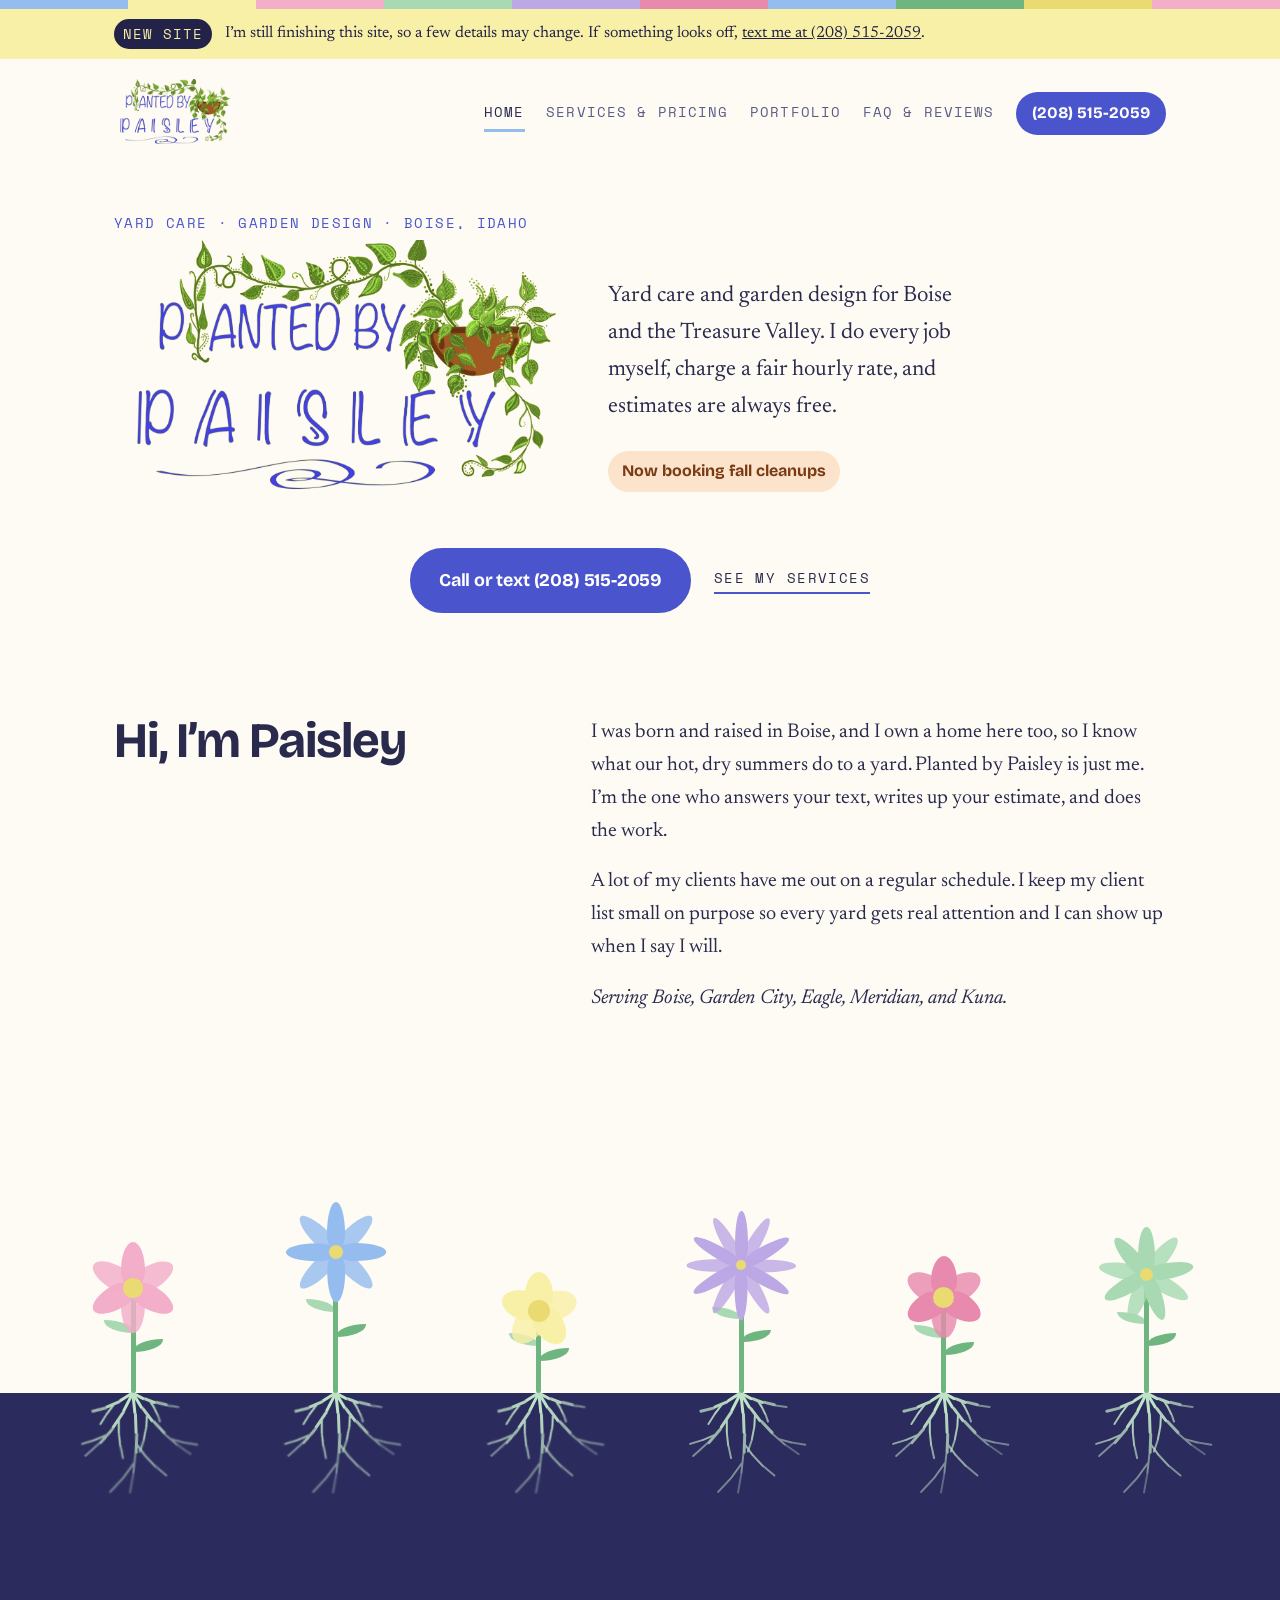
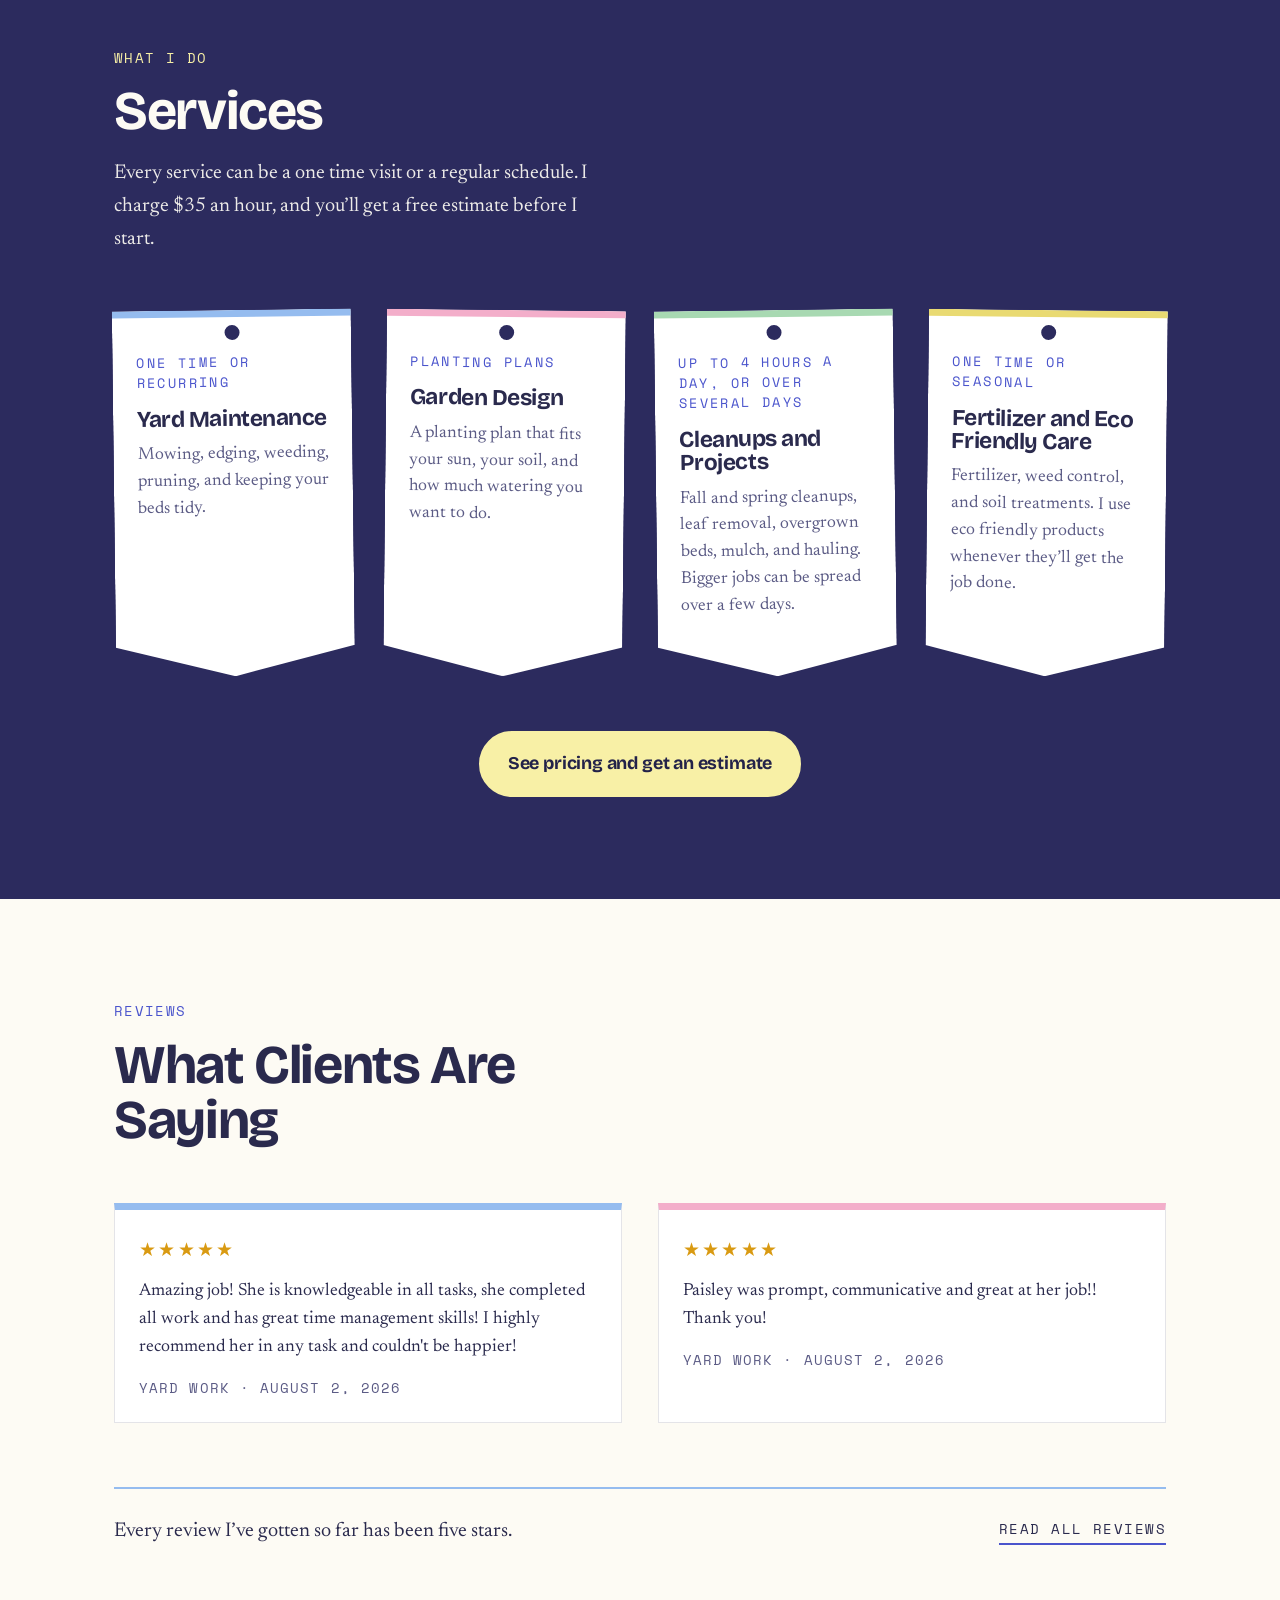
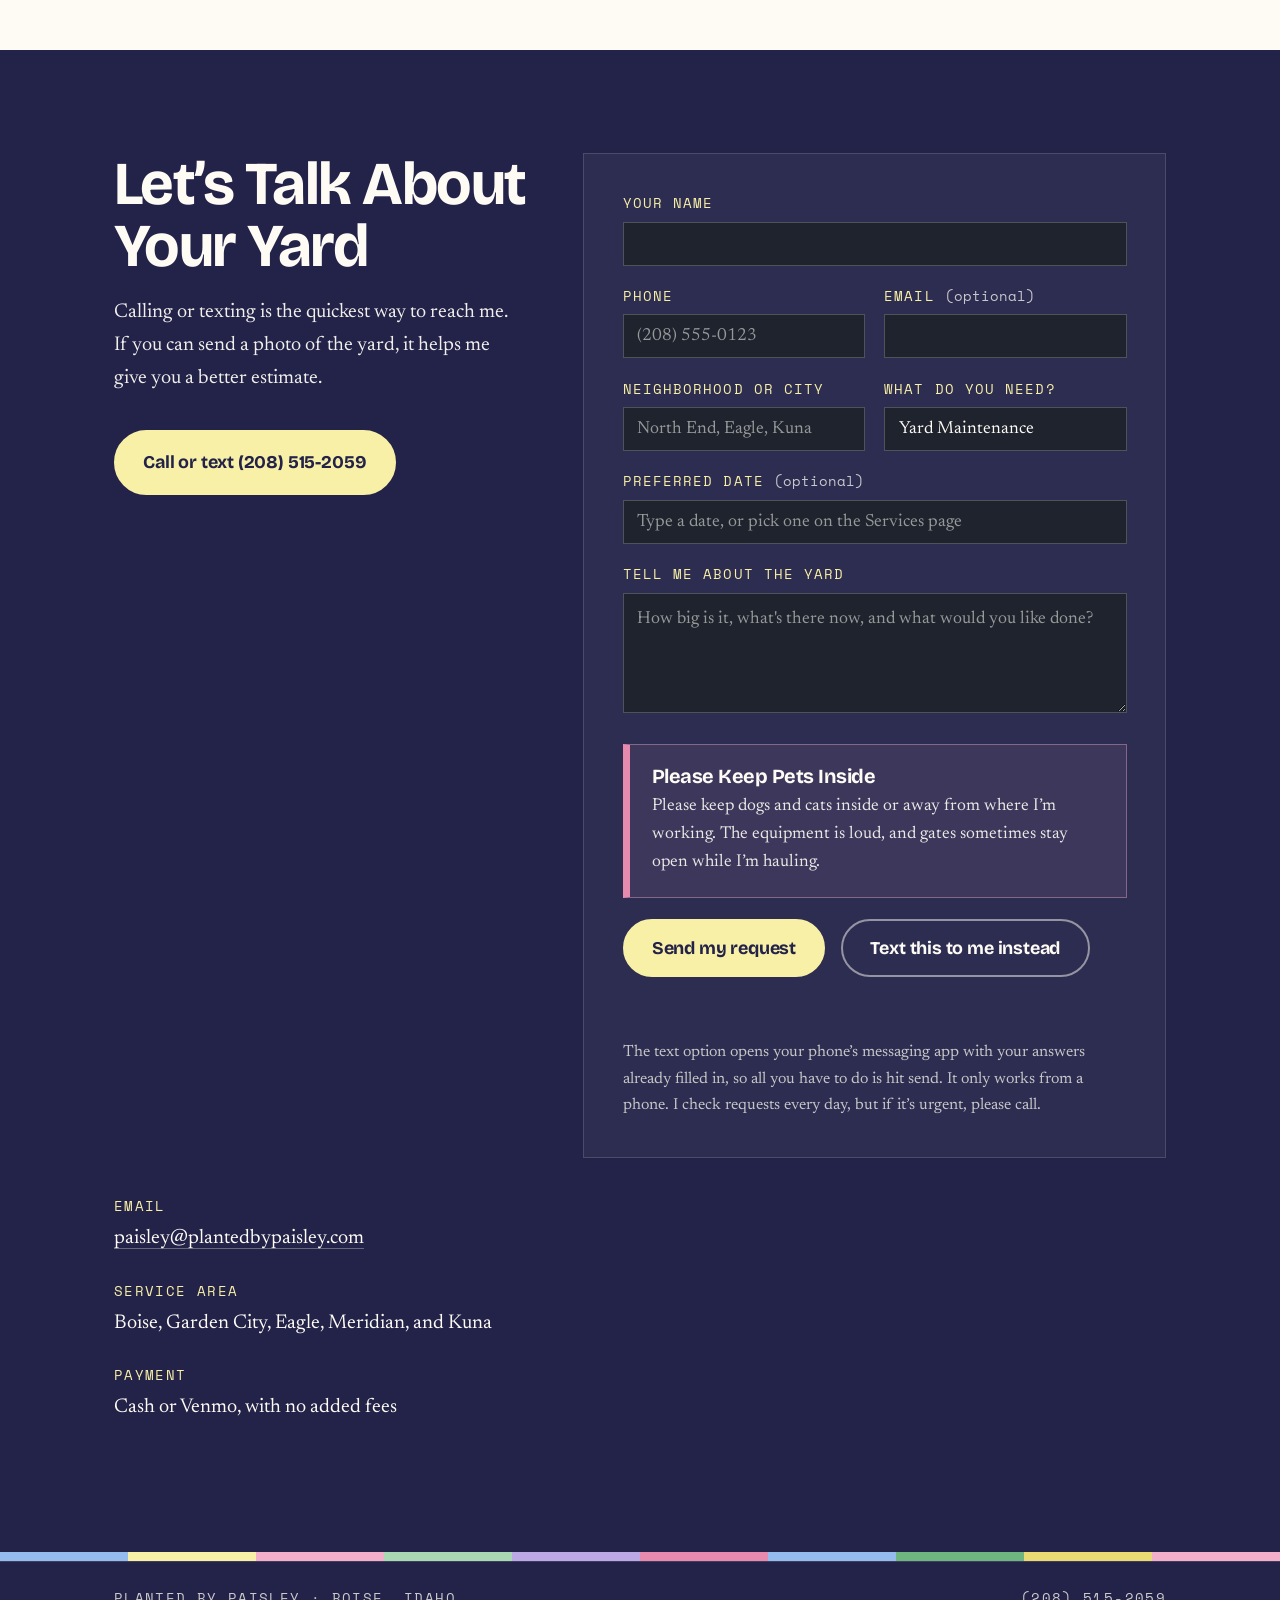
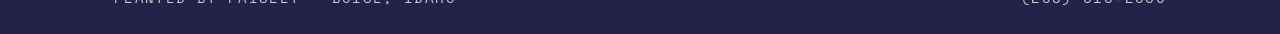
<file: index.html>
<!DOCTYPE html>
<html lang="en">
<head>
<meta charset="utf-8">
<meta name="viewport" content="width=device-width, initial-scale=1">
<title>Planted by Paisley | Yard Care and Garden Design in Boise, Idaho</title>
<meta name="description" content="Yard care and garden design in Boise and the Treasure Valley. Mowing, cleanups, planting plans, and fertilizer. $35 an hour with free estimates. Call or text Paisley at (208) 515-2059.">
<link rel="preconnect" href="https://fonts.googleapis.com">
<link rel="preconnect" href="https://fonts.gstatic.com" crossorigin>
<link href="https://fonts.googleapis.com/css2?family=Bricolage+Grotesque:opsz,wght@12..96,400..800&family=Gloria+Hallelujah&family=Newsreader:ital,opsz,wght@0,6..72,300..500;1,6..72,300..400&family=Space+Mono:wght@400;700&display=swap" rel="stylesheet">
<link rel="stylesheet" href="styles.css">
</head>
<body>

<div class="meadow" aria-hidden="true">
  <span></span><span></span><span></span><span></span><span></span>
  <span></span><span></span><span></span><span></span><span></span>
</div>

<div class="wip">
  <div class="wrap wip-inner">
    <span class="wip-tag">New site</span>
    <p>I&rsquo;m still finishing this site, so a few details may change. If something looks off, <a href="tel:+12085152059" data-phone="text" data-prefix="text me at ">text me at (208) 515-2059</a>.</p>
  </div>
</div>

<header class="wrap top">
  <a class="mark" href="index.html"><img src="logo.png" alt="Planted by Paisley" class="logo-img"></a>
  <nav class="nav">
      <a href="index.html" aria-current="page">Home</a>
      <a href="services.html">Services &amp; Pricing</a>
      <a href="portfolio.html">Portfolio</a>
      <a href="faq.html">FAQ &amp; Reviews</a>
      <a class="head-phone" href="tel:+12085152059" data-phone="text" data-prefix="">(208) 515-2059</a>
  </nav>
</header>

<section class="hero wrap">
  <span class="label eyebrow">Yard care &middot; Garden design &middot; Boise, Idaho</span>
  <div class="hero-top">
    <h1><img src="logo.png" alt="Planted by Paisley" class="hero-logo"></h1>
    <div>
      <p class="lede">Yard care and garden design for Boise and the Treasure Valley. I do every job myself, charge a fair hourly rate, and estimates are always free.</p>
      <p class="season-note">Now booking fall cleanups</p>
    </div>
  </div>
  <div class="actions">
    <a class="btn" href="tel:+12085152059" data-phone="text" data-prefix="Call or text ">Call or text (208) 515-2059</a>
    <a class="quiet-link" href="#services">See my services</a>
  </div>
</section>

<!-- ── about ────────────────────────────────────────────── -->
<section class="wrap section about">
  <h2>Hi, I&rsquo;m Paisley</h2>
  <div class="body">
    <p>I was born and raised in Boise, and I own a home here too, so I know what our hot, dry summers do to a yard. Planted by Paisley is just me. I&rsquo;m the one who answers your text, writes up your estimate, and does the work.</p>
    <p>A lot of my clients have me out on a regular schedule. I keep my client list small on purpose so every yard gets real attention and I can show up when I say I will.</p>
    <p><em>Serving Boise, Garden City, Eagle, Meridian, and Kuna.</em></p>
  </div>
</section>

<!-- ── signature: the ground line ───────────────────────── -->
<div class="ground" id="garden" aria-hidden="true"></div>


<section class="soil" id="services">
  <div class="wrap section">
    <div class="section-head">
      <span class="label eyebrow">What I do</span>
      <h2>Services</h2>
      <p>Every service can be a one time visit or a regular schedule. I charge $35 an hour, and you&rsquo;ll get a free estimate before I start.</p>
    </div>
<div class="tags">
      <article class="tag">
        <span class="label cat">One time or recurring</span>
        <h3>Yard Maintenance</h3>
        <p>Mowing, edging, weeding, pruning, and keeping your beds tidy.</p>
      </article>

      <article class="tag">
        <span class="label cat">Planting plans</span>
        <h3>Garden Design</h3>
        <p>A planting plan that fits your sun, your soil, and how much watering you want to do.</p>
      </article>

      <article class="tag">
        <span class="label cat">Up to 4 hours a day, or over several days</span>
        <h3>Cleanups and Projects</h3>
        <p>Fall and spring cleanups, leaf removal, overgrown beds, mulch, and hauling. Bigger jobs can be spread over a few days.</p>
      </article>

      <article class="tag">
        <span class="label cat">One time or seasonal</span>
        <h3>Fertilizer and Eco Friendly Care</h3>
        <p>Fertilizer, weed control, and soil treatments. I use eco friendly products whenever they&rsquo;ll get the job done.</p>
      </article>
    </div>

    <p class="cta-center">
      <a class="btn light" href="services.html">See pricing and get an estimate</a>
    </p>
  </div>
</section>

<section class="wrap section">
  <div class="section-head">
    <span class="label eyebrow" style="color:var(--violet)">Reviews</span>
    <h2>What Clients Are Saying</h2>
  </div>
  <div class="reviews">
    <div class="review">
      <span class="stars" aria-label="5 out of 5 stars">&#9733;&#9733;&#9733;&#9733;&#9733;</span>
      <p>Amazing job! She is knowledgeable in all tasks, she completed all work and has great time management skills! I highly recommend her in any task and couldn't be happier!</p>
      <span class="who">Yard work &middot; August 2, 2026</span>
    </div>
    <div class="review">
      <span class="stars" aria-label="5 out of 5 stars">&#9733;&#9733;&#9733;&#9733;&#9733;</span>
      <p>Paisley was prompt, communicative and great at her job!! Thank you!</p>
      <span class="who">Yard work &middot; August 2, 2026</span>
    </div>
  </div>
  <div class="next">
    <p>Every review I&rsquo;ve gotten so far has been five stars.</p>
    <a class="quiet-link" href="faq.html#reviews">Read all reviews</a>
  </div>
</section>

<!-- ── contact ──────────────────────────────────────────── -->
<section class="contact" id="contact">
  <div class="wrap section contact-grid">
    <div>
      <h2>Let&rsquo;s Talk About Your Yard</h2>
      <p class="lede">Calling or texting is the quickest way to reach me. If you can send a photo of the yard, it helps me give you a better estimate.</p>
      <a class="btn light" href="tel:+12085152059" data-phone="text" data-prefix="Call or text ">Call or text (208) 515-2059</a>
    </div>
    <form class="form" id="quote" novalidate>
      <div class="field">
        <label for="q-name">Your name</label>
        <input id="q-name" name="name" type="text" autocomplete="name" required>
      </div>
      <div class="row">
        <div class="field">
          <label for="q-phone">Phone</label>
          <input id="q-phone" name="phone" type="tel" autocomplete="tel" placeholder="(208) 555-0123" required>
        </div>
        <div class="field">
          <label for="q-email">Email <span class="opt">(optional)</span></label>
          <input id="q-email" name="email" type="email" autocomplete="email">
        </div>
      </div>
      <div class="row">
        <div class="field">
          <label for="q-area">Neighborhood or city</label>
          <input id="q-area" name="area" type="text" placeholder="North End, Eagle, Kuna">
        </div>
        <div class="field">
          <label for="q-service">What do you need?</label>
          <select id="q-service" name="service">
            <option>Yard Maintenance</option>
            <option>Garden Design</option>
            <option>Cleanup or Project</option>
            <option>Fertilizer or Eco Friendly Care</option>
            <option>Not sure yet</option>
          </select>
        </div>
      </div>
      <div class="field">
        <label for="q-date">Preferred date <span class="opt">(optional)</span></label>
        <input id="q-date" name="date" type="text" placeholder="Type a date, or pick one on the Services page">
      </div>
      <div class="field">
        <label for="q-details">Tell me about the yard</label>
        <textarea id="q-details" name="details" placeholder="How big is it, what's there now, and what would you like done?"></textarea>
      </div>
      <div class="notice">
        <div>
          <h3>Please Keep Pets Inside</h3>
          <p>Please keep dogs and cats inside or away from where I&rsquo;m working. The equipment is loud, and gates sometimes stay open while I&rsquo;m hauling.</p>
        </div>
      </div>
      <input class="pot" type="text" name="_gotcha" tabindex="-1" autocomplete="off" aria-hidden="true">
      <div class="form-actions">
        <button class="btn light" type="submit">Send my request</button>
        <button class="btn outline" type="button" id="text-instead">Text this to me instead</button>
      </div>
      <p class="status" role="status" aria-live="polite"></p>
      <p class="fine">The text option opens your phone&rsquo;s messaging app with your answers already filled in, so all you have to do is hit send. It only works from a phone. I check requests every day, but if it&rsquo;s urgent, please call.</p>
    </form>

    <div style="grid-column:1/-1">
      <div class="detail">
        <span class="label k">Email</span>
        <a href="mailto:paisley@plantedbypaisley.com" data-email>paisley@plantedbypaisley.com</a>
      </div>
      <div class="detail">
        <span class="label k">Service area</span>
        Boise, Garden City, Eagle, Meridian, and Kuna
      </div>
      <div class="detail">
        <span class="label k">Payment</span>
        Cash or Venmo, with no added fees
      </div>
      <!-- Add this back once your social pages are ready. Replace each # with the page link.
      <div class="detail">
        <span class="label k">Find me</span>
        <a href="#">Instagram</a> &nbsp;&middot;&nbsp;
        <a href="#">Facebook</a> &nbsp;&middot;&nbsp;
        <a href="#">Nextdoor</a>
      </div>
      -->
    </div>
  </div>
</section>

<div class="meadow" aria-hidden="true">
  <span></span><span></span><span></span><span></span><span></span>
  <span></span><span></span><span></span><span></span><span></span>
</div>

<footer>
  <div class="wrap">
    <span class="label">Planted by Paisley &middot; Boise, Idaho</span>
    <span class="label"><a href="tel:+12085152059" data-phone="text" data-prefix="">(208) 515-2059</a></span>
  </div>
</footer>

<script src="site.js"></script>
</body>
</html>
</file>
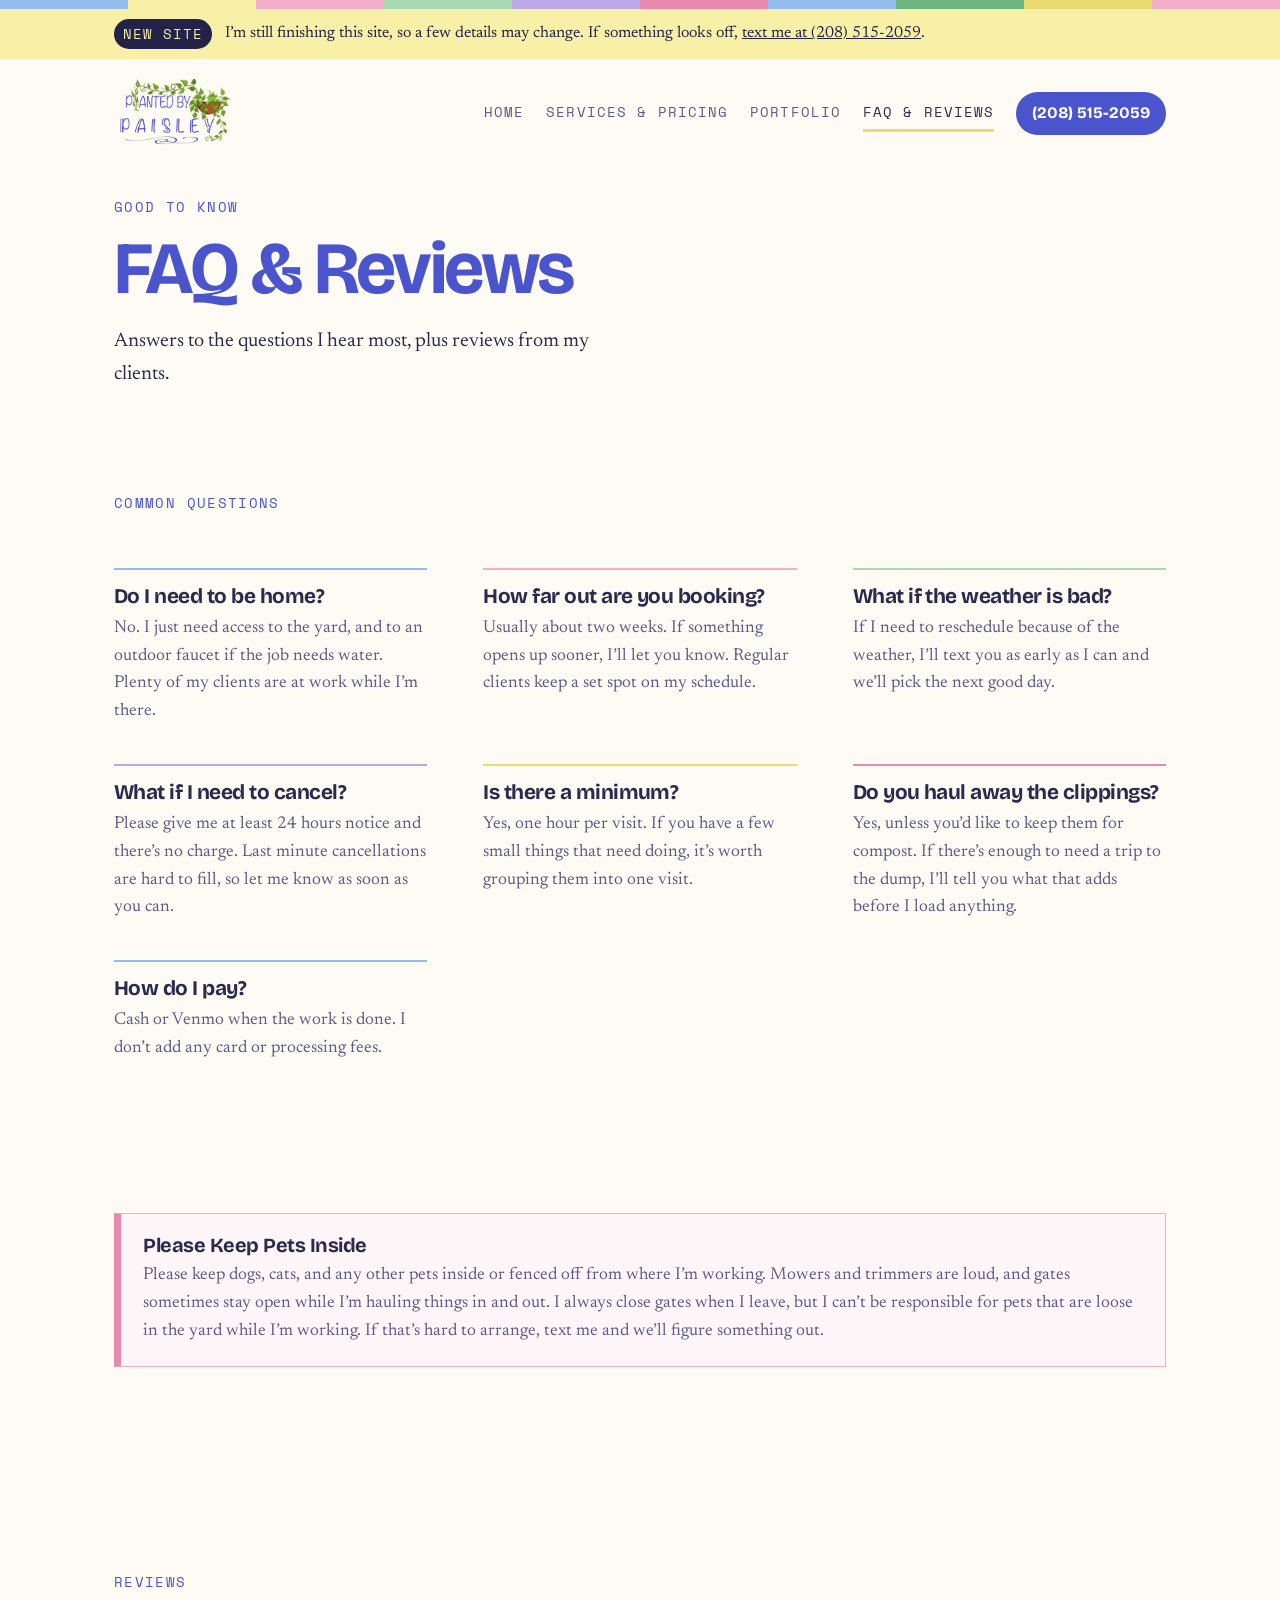
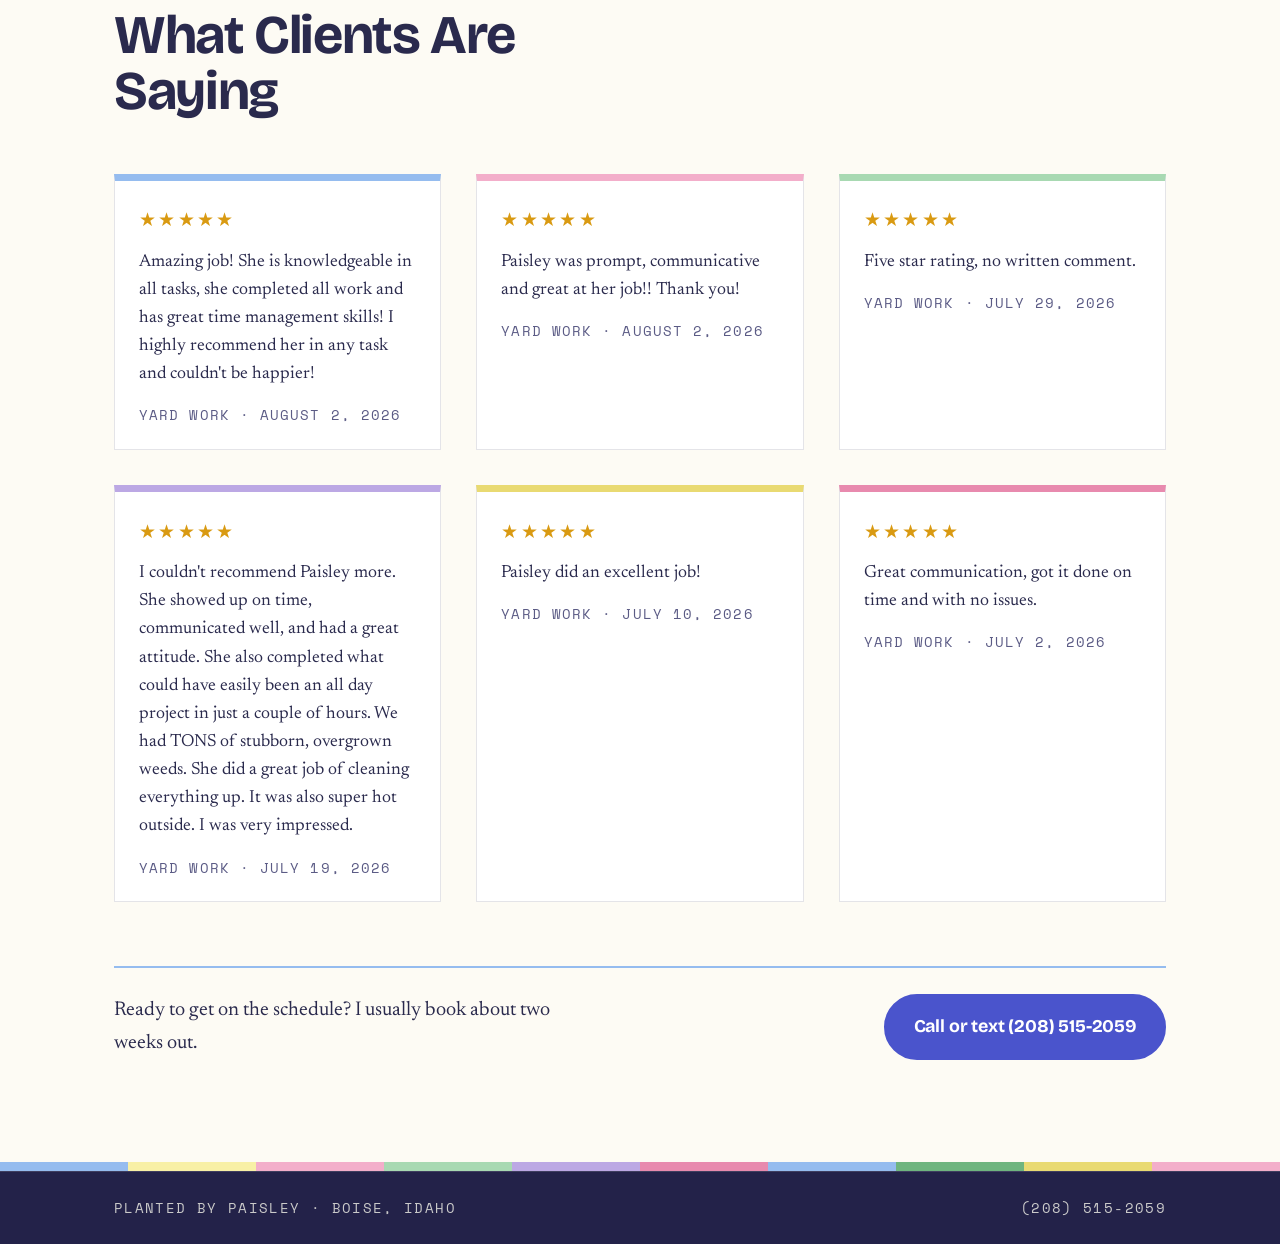
<file: faq.html>
<!DOCTYPE html>
<html lang="en">
<head>
<meta charset="utf-8">
<meta name="viewport" content="width=device-width, initial-scale=1">
<title>FAQ &amp; Reviews | Planted by Paisley</title>
<meta name="description" content="Answers about scheduling, cancellations, pets, payment, and yard access, plus reviews from Planted by Paisley clients in Boise.">
<link rel="preconnect" href="https://fonts.googleapis.com">
<link rel="preconnect" href="https://fonts.gstatic.com" crossorigin>
<link href="https://fonts.googleapis.com/css2?family=Bricolage+Grotesque:opsz,wght@12..96,400..800&family=Gloria+Hallelujah&family=Newsreader:ital,opsz,wght@0,6..72,300..500;1,6..72,300..400&family=Space+Mono:wght@400;700&display=swap" rel="stylesheet">
<link rel="stylesheet" href="styles.css">
</head>
<body>

<div class="meadow" aria-hidden="true">
  <span></span><span></span><span></span><span></span><span></span>
  <span></span><span></span><span></span><span></span><span></span>
</div>

<div class="wip">
  <div class="wrap wip-inner">
    <span class="wip-tag">New site</span>
    <p>I&rsquo;m still finishing this site, so a few details may change. If something looks off, <a href="tel:+12085152059" data-phone="text" data-prefix="text me at ">text me at (208) 515-2059</a>.</p>
  </div>
</div>

<header class="wrap top">
  <a class="mark" href="index.html"><img src="logo.png" alt="Planted by Paisley" class="logo-img"></a>
  <nav class="nav">
      <a href="index.html">Home</a>
      <a href="services.html">Services &amp; Pricing</a>
      <a href="portfolio.html">Portfolio</a>
      <a href="faq.html" aria-current="page">FAQ &amp; Reviews</a>
      <a class="head-phone" href="tel:+12085152059" data-phone="text" data-prefix="">(208) 515-2059</a>
  </nav>
</header>

<section class="wrap page-head">
  <span class="label eyebrow">Good to know</span>
  <h1>FAQ &amp; Reviews</h1>
  <p>Answers to the questions I hear most, plus reviews from my clients.</p>
</section>

<section class="wrap section faq-section">
  <div class="section-head">
    <span class="label eyebrow" style="color:var(--violet)">Common questions</span>
  </div>
  <div class="faq">
    <div class="qa">
      <h3>Do I need to be home?</h3>
      <p>No. I just need access to the yard, and to an outdoor faucet if the job needs water. Plenty of my clients are at work while I&rsquo;m there.</p>
    </div>
    <div class="qa">
      <h3>How far out are you booking?</h3>
      <p>Usually about two weeks. If something opens up sooner, I&rsquo;ll let you know. Regular clients keep a set spot on my schedule.</p>
    </div>
    <div class="qa">
      <h3>What if the weather is bad?</h3>
      <p>If I need to reschedule because of the weather, I&rsquo;ll text you as early as I can and we&rsquo;ll pick the next good day.</p>
    </div>
    <div class="qa">
      <h3>What if I need to cancel?</h3>
      <p>Please give me at least 24 hours notice and there&rsquo;s no charge. Last minute cancellations are hard to fill, so let me know as soon as you can.</p>
    </div>
    <div class="qa">
      <h3>Is there a minimum?</h3>
      <p>Yes, one hour per visit. If you have a few small things that need doing, it&rsquo;s worth grouping them into one visit.</p>
    </div>
    <div class="qa">
      <h3>Do you haul away the clippings?</h3>
      <p>Yes, unless you&rsquo;d like to keep them for compost. If there&rsquo;s enough to need a trip to the dump, I&rsquo;ll tell you what that adds before I load anything.</p>
    </div>
    <div class="qa">
      <h3>How do I pay?</h3>
      <p>Cash or Venmo when the work is done. I don&rsquo;t add any card or processing fees.</p>
    </div>
  </div>
</section>

<section class="wrap section" style="padding-top:0">
  <div class="notice">
    <div>
      <h3>Please Keep Pets Inside</h3>
      <p>Please keep dogs, cats, and any other pets inside or fenced off from where I&rsquo;m working. Mowers and trimmers are loud, and gates sometimes stay open while I&rsquo;m hauling things in and out. I always close gates when I leave, but I can&rsquo;t be responsible for pets that are loose in the yard while I&rsquo;m working. If that&rsquo;s hard to arrange, text me and we&rsquo;ll figure something out.</p>
    </div>
  </div>
</section>

<section class="wrap section" id="reviews">
  <div class="section-head">
    <span class="label eyebrow" style="color:var(--violet)">Reviews</span>
    <h2>What Clients Are Saying</h2>
  </div>
  <div class="reviews">
    <div class="review">
      <span class="stars" aria-label="5 out of 5 stars">&#9733;&#9733;&#9733;&#9733;&#9733;</span>
      <p>Amazing job! She is knowledgeable in all tasks, she completed all work and has great time management skills! I highly recommend her in any task and couldn't be happier!</p>
      <span class="who">Yard work &middot; August 2, 2026</span>
    </div>
    <div class="review">
      <span class="stars" aria-label="5 out of 5 stars">&#9733;&#9733;&#9733;&#9733;&#9733;</span>
      <p>Paisley was prompt, communicative and great at her job!! Thank you!</p>
      <span class="who">Yard work &middot; August 2, 2026</span>
    </div>
    <div class="review">
      <span class="stars" aria-label="5 out of 5 stars">&#9733;&#9733;&#9733;&#9733;&#9733;</span>
      <p>Five star rating, no written comment.</p>
      <span class="who">Yard work &middot; July 29, 2026</span>
    </div>
    <div class="review">
      <span class="stars" aria-label="5 out of 5 stars">&#9733;&#9733;&#9733;&#9733;&#9733;</span>
      <p>I couldn't recommend Paisley more. She showed up on time, communicated well, and had a great attitude. She also completed what could have easily been an all day project in just a couple of hours. We had TONS of stubborn, overgrown weeds. She did a great job of cleaning everything up. It was also super hot outside. I was very impressed.</p>
      <span class="who">Yard work &middot; July 19, 2026</span>
    </div>
    <div class="review">
      <span class="stars" aria-label="5 out of 5 stars">&#9733;&#9733;&#9733;&#9733;&#9733;</span>
      <p>Paisley did an excellent job!</p>
      <span class="who">Yard work &middot; July 10, 2026</span>
    </div>
    <div class="review">
      <span class="stars" aria-label="5 out of 5 stars">&#9733;&#9733;&#9733;&#9733;&#9733;</span>
      <p>Great communication, got it done on time and with no issues.</p>
      <span class="who">Yard work &middot; July 2, 2026</span>
    </div>
  </div>
  <div class="next">
    <p>Ready to get on the schedule? I usually book about two weeks out.</p>
    <a class="btn" href="tel:+12085152059" data-phone="text" data-prefix="Call or text ">Call or text (208) 515-2059</a>
  </div>
</section>

<div class="meadow" aria-hidden="true">
  <span></span><span></span><span></span><span></span><span></span>
  <span></span><span></span><span></span><span></span><span></span>
</div>

<footer>
  <div class="wrap">
    <span class="label">Planted by Paisley &middot; Boise, Idaho</span>
    <span class="label"><a href="tel:+12085152059" data-phone="text" data-prefix="">(208) 515-2059</a></span>
  </div>
</footer>

<script src="site.js"></script>
</body>
</html>
</file>
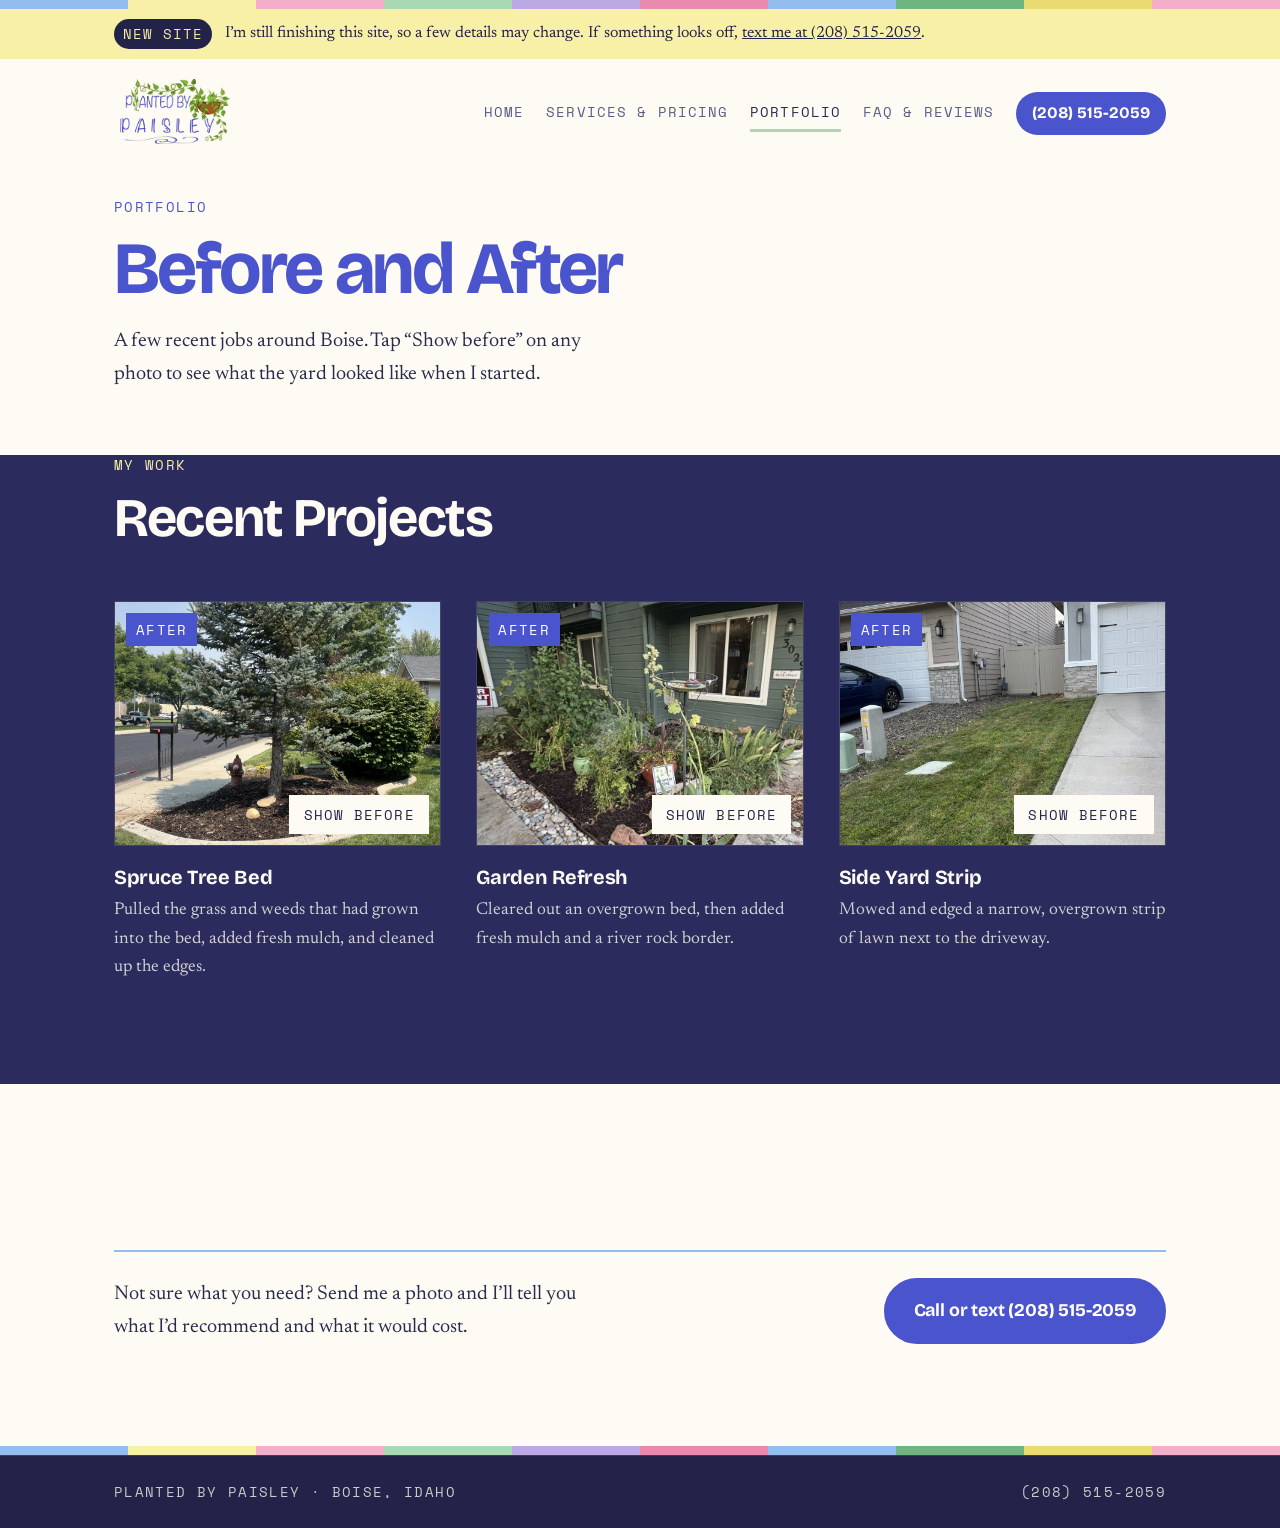
<file: portfolio.html>
<!DOCTYPE html>
<html lang="en">
<head>
<meta charset="utf-8">
<meta name="viewport" content="width=device-width, initial-scale=1">
<title>Portfolio | Planted by Paisley</title>
<meta name="description" content="Before and after photos of yard cleanups, garden beds, and lawn care around Boise, Idaho.">
<link rel="preconnect" href="https://fonts.googleapis.com">
<link rel="preconnect" href="https://fonts.gstatic.com" crossorigin>
<link href="https://fonts.googleapis.com/css2?family=Bricolage+Grotesque:opsz,wght@12..96,400..800&family=Gloria+Hallelujah&family=Newsreader:ital,opsz,wght@0,6..72,300..500;1,6..72,300..400&family=Space+Mono:wght@400;700&display=swap" rel="stylesheet">
<link rel="stylesheet" href="styles.css">
</head>
<body>

<div class="meadow" aria-hidden="true">
  <span></span><span></span><span></span><span></span><span></span>
  <span></span><span></span><span></span><span></span><span></span>
</div>

<div class="wip">
  <div class="wrap wip-inner">
    <span class="wip-tag">New site</span>
    <p>I&rsquo;m still finishing this site, so a few details may change. If something looks off, <a href="tel:+12085152059" data-phone="text" data-prefix="text me at ">text me at (208) 515-2059</a>.</p>
  </div>
</div>

<header class="wrap top">
  <a class="mark" href="index.html"><img src="logo.png" alt="Planted by Paisley" class="logo-img"></a>
  <nav class="nav">
      <a href="index.html">Home</a>
      <a href="services.html">Services &amp; Pricing</a>
      <a href="portfolio.html" aria-current="page">Portfolio</a>
      <a href="faq.html">FAQ &amp; Reviews</a>
      <a class="head-phone" href="tel:+12085152059" data-phone="text" data-prefix="">(208) 515-2059</a>
  </nav>
</header>

<section class="wrap page-head">
  <span class="label eyebrow">Portfolio</span>
  <h1>Before and After</h1>
  <p>A few recent jobs around Boise. Tap &ldquo;Show before&rdquo; on any photo to see what the yard looked like when I started.</p>
</section>

<section class="soil" style="margin-top:clamp(2.5rem,6vw,4rem)">
  <!-- ── gallery ────────────────────────────────────────── -->
  <div class="wrap section" id="work-photos" style="padding-top:0">
    <div class="section-head">
      <span class="label eyebrow">My work</span>
      <h2>Recent Projects</h2>
    </div>

    <div class="shots">
      <figure class="shot">
        <div class="frame">
          <img class="pic-after" src="spruce-after.jpg" alt="Tidy mulched bed around a spruce tree with fresh edging">
          <img class="pic-before" src="spruce-before.jpg" alt="The same spruce tree bed overgrown with grass and weeds">
          <span class="stamp">After</span>
          <button class="flip" type="button">Show before</button>
        </div>
        <figcaption>
          <strong>Spruce Tree Bed</strong>
          Pulled the grass and weeds that had grown into the bed, added fresh mulch, and cleaned up the edges.
        </figcaption>
      </figure>

      <figure class="shot">
        <div class="frame">
          <img class="pic-after" src="planterbed-after.jpg" alt="A tidy planter bed with fresh mulch and a river rock border">
          <img class="pic-before" src="planterbed-before.jpg" alt="The same planter bed overgrown and cluttered before cleanup">
          <span class="stamp">After</span>
          <button class="flip" type="button">Show before</button>
        </div>
        <figcaption>
          <strong>Garden Refresh</strong>
          Cleared out an overgrown bed, then added fresh mulch and a river rock border.
        </figcaption>
      </figure>

      <figure class="shot">
        <div class="frame">
          <img class="pic-after" src="sideyard-after.jpg" alt="A narrow side yard strip mowed and edged clean">
          <img class="pic-before" src="sideyard-before.jpg" alt="The same side yard strip overgrown with grass and weeds">
          <span class="stamp">After</span>
          <button class="flip" type="button">Show before</button>
        </div>
        <figcaption>
          <strong>Side Yard Strip</strong>
          Mowed and edged a narrow, overgrown strip of lawn next to the driveway.
        </figcaption>
      </figure>
    </div>
  </div>

</section>

<section class="wrap section">
  <div class="next">
    <p>Not sure what you need? Send me a photo and I&rsquo;ll tell you what I&rsquo;d recommend and what it would cost.</p>
    <a class="btn" href="tel:+12085152059" data-phone="text" data-prefix="Call or text ">Call or text (208) 515-2059</a>
  </div>
</section>

<div class="meadow" aria-hidden="true">
  <span></span><span></span><span></span><span></span><span></span>
  <span></span><span></span><span></span><span></span><span></span>
</div>

<footer>
  <div class="wrap">
    <span class="label">Planted by Paisley &middot; Boise, Idaho</span>
    <span class="label"><a href="tel:+12085152059" data-phone="text" data-prefix="">(208) 515-2059</a></span>
  </div>
</footer>

<script src="site.js"></script>
</body>
</html>
</file>
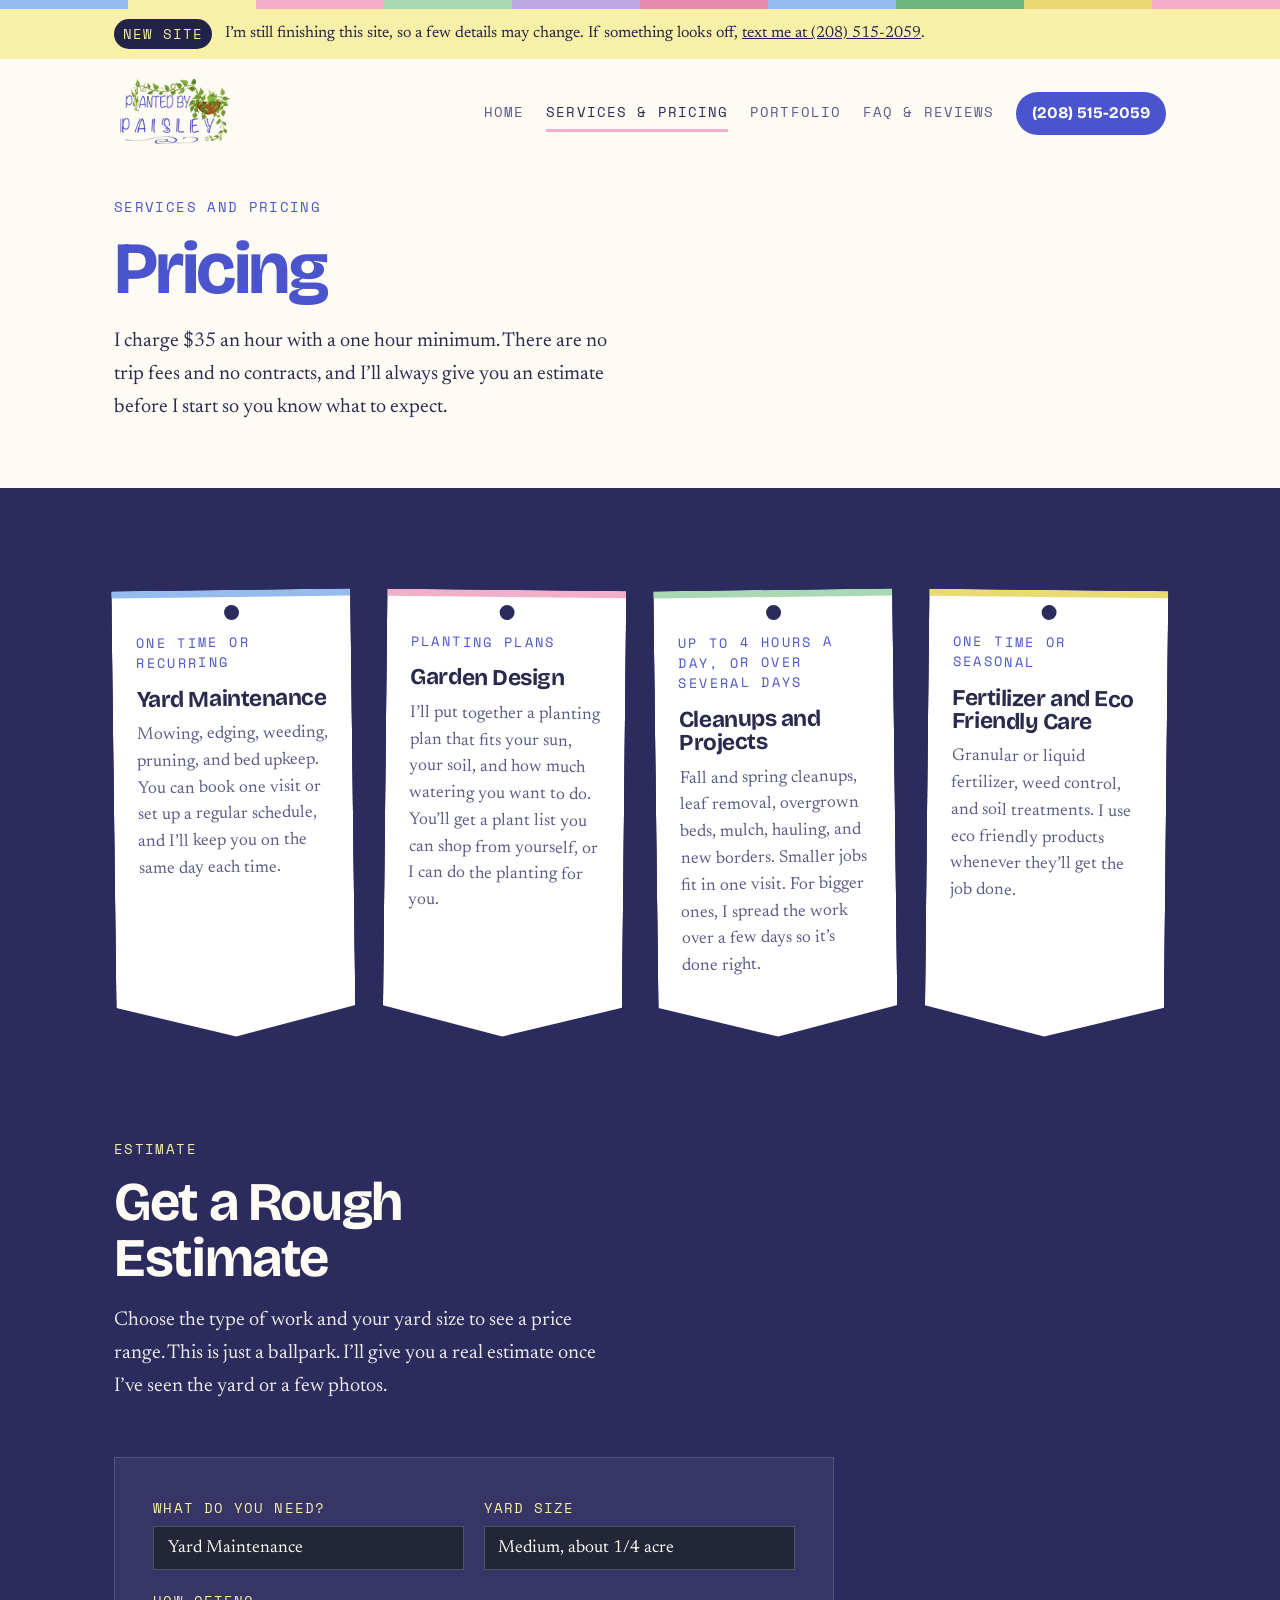
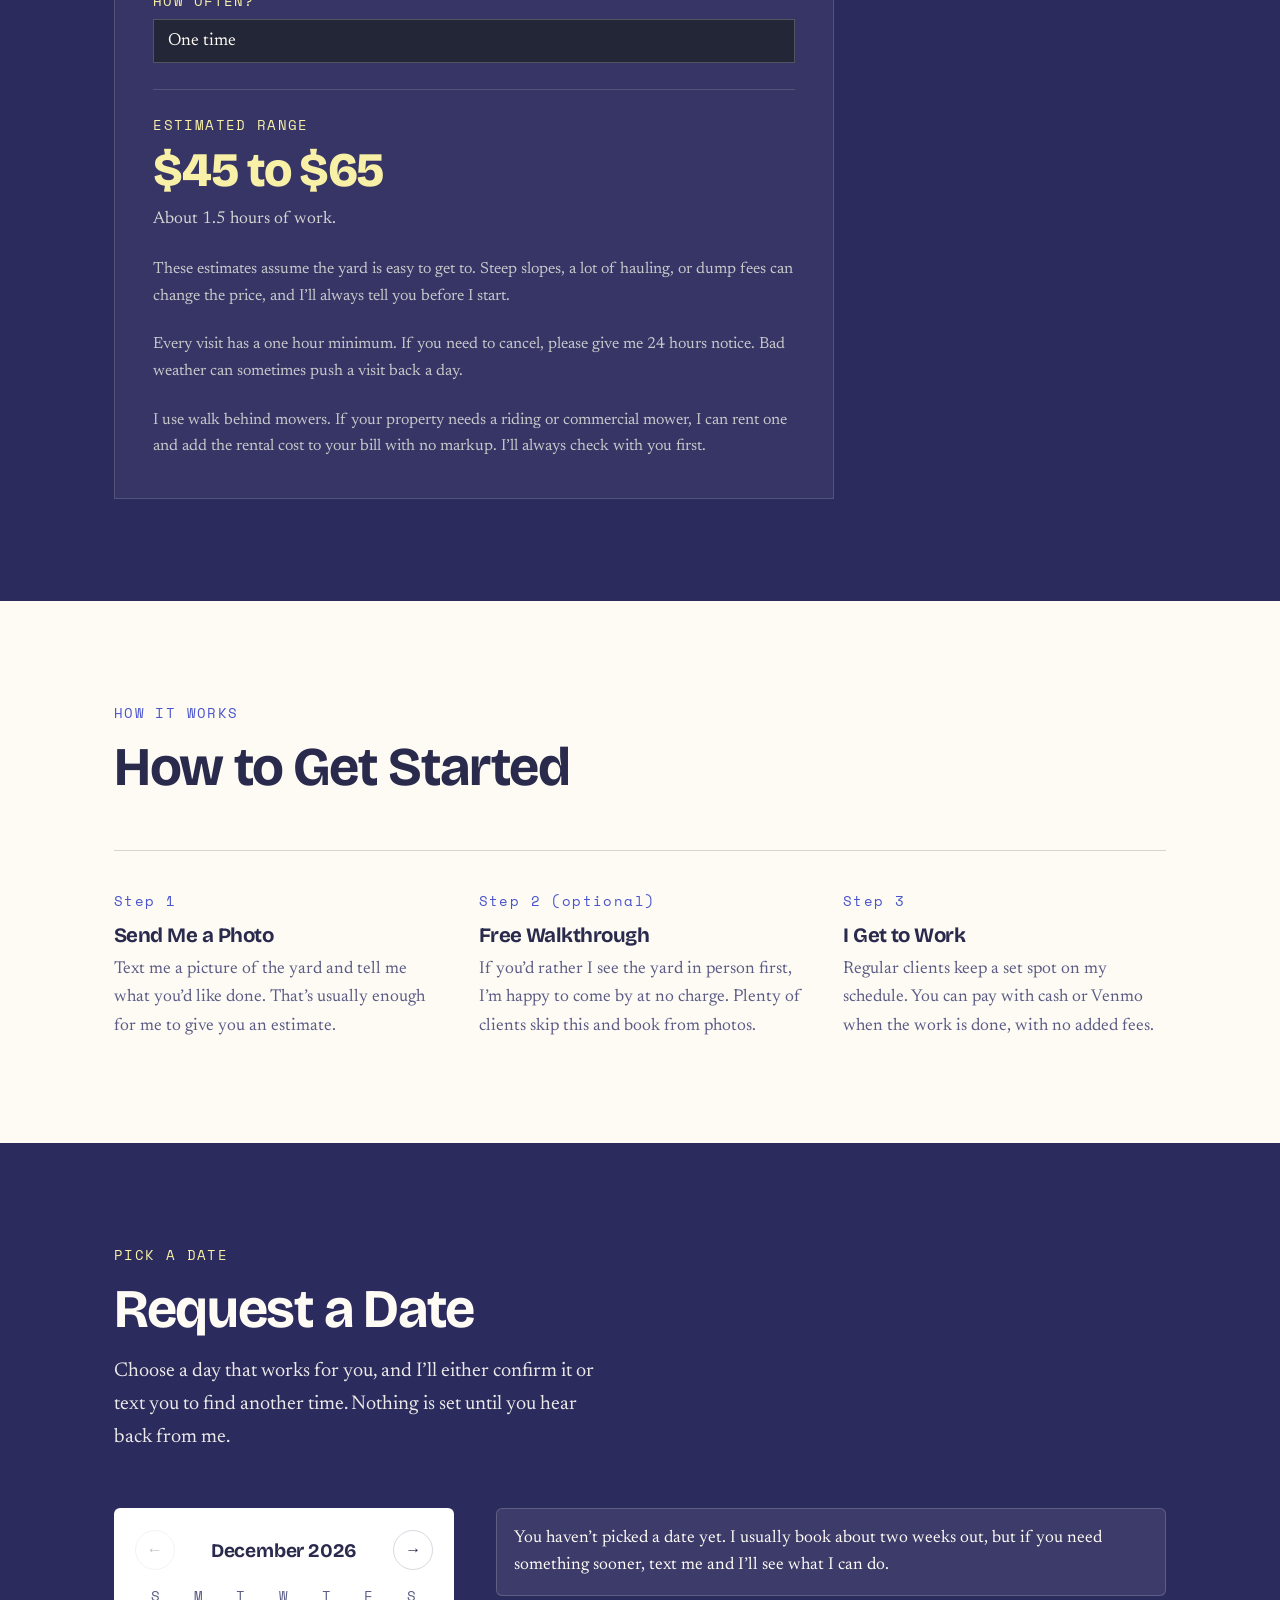
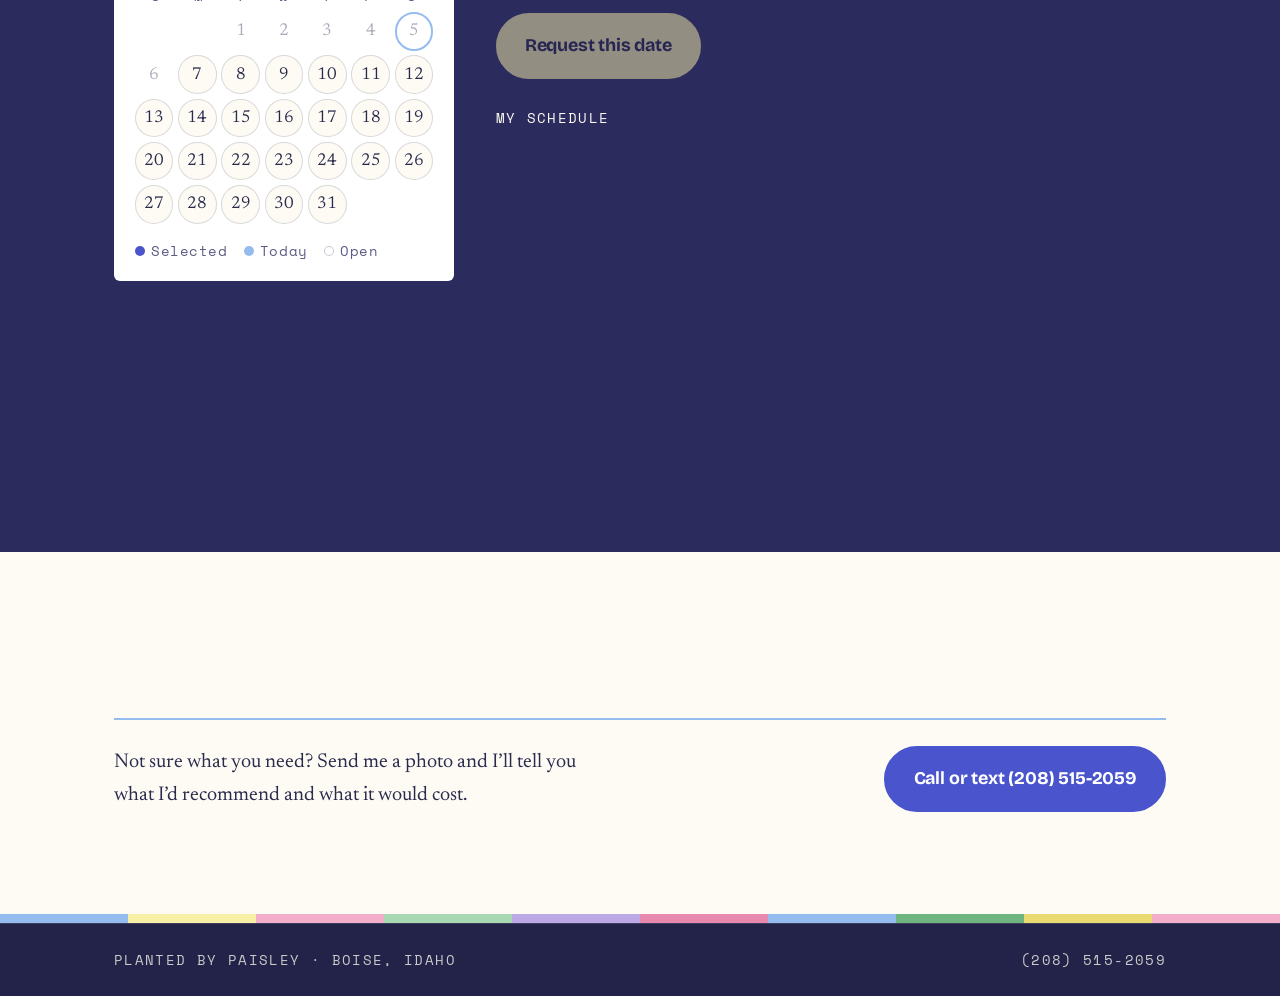
<file: services.html>
<!DOCTYPE html>
<html lang="en">
<head>
<meta charset="utf-8">
<meta name="viewport" content="width=device-width, initial-scale=1">
<title>Services and Pricing | Planted by Paisley</title>
<meta name="description" content="Yard maintenance, garden design, cleanups, and fertilizer care in Boise for $35 an hour. Get a rough estimate online or request a date.">
<link rel="preconnect" href="https://fonts.googleapis.com">
<link rel="preconnect" href="https://fonts.gstatic.com" crossorigin>
<link href="https://fonts.googleapis.com/css2?family=Bricolage+Grotesque:opsz,wght@12..96,400..800&family=Gloria+Hallelujah&family=Newsreader:ital,opsz,wght@0,6..72,300..500;1,6..72,300..400&family=Space+Mono:wght@400;700&display=swap" rel="stylesheet">
<link rel="stylesheet" href="styles.css">
</head>
<body>

<div class="meadow" aria-hidden="true">
  <span></span><span></span><span></span><span></span><span></span>
  <span></span><span></span><span></span><span></span><span></span>
</div>

<div class="wip">
  <div class="wrap wip-inner">
    <span class="wip-tag">New site</span>
    <p>I&rsquo;m still finishing this site, so a few details may change. If something looks off, <a href="tel:+12085152059" data-phone="text" data-prefix="text me at ">text me at (208) 515-2059</a>.</p>
  </div>
</div>

<header class="wrap top">
  <a class="mark" href="index.html"><img src="logo.png" alt="Planted by Paisley" class="logo-img"></a>
  <nav class="nav">
      <a href="index.html">Home</a>
      <a href="services.html" aria-current="page">Services &amp; Pricing</a>
      <a href="portfolio.html">Portfolio</a>
      <a href="faq.html">FAQ &amp; Reviews</a>
      <a class="head-phone" href="tel:+12085152059" data-phone="text" data-prefix="">(208) 515-2059</a>
  </nav>
</header>

<section class="wrap page-head">
  <span class="label eyebrow">Services and Pricing</span>
  <h1>Pricing</h1>
  <p>I charge $35 an hour with a one hour minimum. There are no trip fees and no contracts, and I&rsquo;ll always give you an estimate before I start so you know what to expect.</p>
</section>

<section class="soil" style="margin-top:clamp(2.5rem,6vw,4rem)">
  <div class="wrap section">
<div class="tags">
      <article class="tag">
        <span class="label cat">One time or recurring</span>
        <h3>Yard Maintenance</h3>
        <p>Mowing, edging, weeding, pruning, and bed upkeep. You can book one visit or set up a regular schedule, and I&rsquo;ll keep you on the same day each time.</p>
      </article>

      <article class="tag">
        <span class="label cat">Planting plans</span>
        <h3>Garden Design</h3>
        <p>I&rsquo;ll put together a planting plan that fits your sun, your soil, and how much watering you want to do. You&rsquo;ll get a plant list you can shop from yourself, or I can do the planting for you.</p>
      </article>

      <article class="tag">
        <span class="label cat">Up to 4 hours a day, or over several days</span>
        <h3>Cleanups and Projects</h3>
        <p>Fall and spring cleanups, leaf removal, overgrown beds, mulch, hauling, and new borders. Smaller jobs fit in one visit. For bigger ones, I spread the work over a few days so it&rsquo;s done right.</p>
      </article>

      <article class="tag">
        <span class="label cat">One time or seasonal</span>
        <h3>Fertilizer and Eco Friendly Care</h3>
        <p>Granular or liquid fertilizer, weed control, and soil treatments. I use eco friendly products whenever they&rsquo;ll get the job done.</p>
      </article>
    </div>
  </div>

  <!-- ── estimate calculator ────────────────────────────── -->
  <div class="wrap section" id="estimate" style="padding-top:0">
    <div class="section-head">
      <span class="label eyebrow">Estimate</span>
      <h2>Get a Rough Estimate</h2>
      <p>Choose the type of work and your yard size to see a price range. This is just a ballpark. I&rsquo;ll give you a real estimate once I&rsquo;ve seen the yard or a few photos.</p>
    </div>

    <div class="calc">
      <div class="row">
        <div class="field">
          <label for="c-job">What do you need?</label>
          <select id="c-job">
            <option value="maintenance">Yard Maintenance</option>
            <option value="design">Garden Design</option>
            <option value="cleanup">Cleanup or Project</option>
            <option value="fertilizer">Fertilizer or Eco Friendly Care</option>
          </select>
        </div>
        <div class="field">
          <label for="c-size">Yard size</label>
          <select id="c-size">
            <option value="small">Small, under 1/8 acre</option>
            <option value="medium" selected>Medium, about 1/4 acre</option>
            <option value="large">Large, 1/2 acre or more</option>
          </select>
        </div>
      </div>
      <div class="field" id="c-freq-wrap">
        <label for="c-freq">How often?</label>
        <select id="c-freq">
          <option value="1">One time</option>
          <option value="2">Every two weeks</option>
          <option value="4">Once a month</option>
        </select>
      </div>

      <div class="readout">
        <span class="label rk">Estimated range</span>
        <p class="figure" id="c-out">Choose your options above</p>
        <p class="note" id="c-note"></p>
      </div>

      <p class="fine">These estimates assume the yard is easy to get to. Steep slopes, a lot of hauling, or dump fees can change the price, and I&rsquo;ll always tell you before I start.</p>
      <p class="fine">Every visit has a one hour minimum. If you need to cancel, please give me 24 hours notice. Bad weather can sometimes push a visit back a day.</p>
      <p class="fine">I use walk behind mowers. If your property needs a riding or commercial mower, I can rent one and add the rental cost to your bill with no markup. I&rsquo;ll always check with you first.</p>
    </div>
  </div>

</section>

<!-- ── how it works ─────────────────────────────────────── -->
<section class="wrap section">
  <div class="section-head">
    <span class="label eyebrow" style="color:var(--violet)">How it works</span>
    <h2>How to Get Started</h2>
  </div>
  <div class="steps">
    <div class="step">
      <span class="num">Step 1</span>
      <h3>Send Me a Photo</h3>
      <p>Text me a picture of the yard and tell me what you&rsquo;d like done. That&rsquo;s usually enough for me to give you an estimate.</p>
    </div>
    <div class="step">
      <span class="num">Step 2 (optional)</span>
      <h3>Free Walkthrough</h3>
      <p>If you&rsquo;d rather I see the yard in person first, I&rsquo;m happy to come by at no charge. Plenty of clients skip this and book from photos.</p>
    </div>
    <div class="step">
      <span class="num">Step 3</span>
      <h3>I Get to Work</h3>
      <p>Regular clients keep a set spot on my schedule. You can pay with cash or Venmo when the work is done, with no added fees.</p>
    </div>
  </div>
</section>

<!-- ── pick a date ──────────────────────────────────────── -->
<section class="soil">
  <div class="wrap section">
    <div class="section-head">
      <span class="label eyebrow">Pick a date</span>
      <h2>Request a Date</h2>
      <p>Choose a day that works for you, and I&rsquo;ll either confirm it or text you to find another time. Nothing is set until you hear back from me.</p>
    </div>

    <div class="picker-wrap">
      <div class="picker" id="datepicker">
        <div class="picker-head">
          <button type="button" class="picker-nav" id="picker-prev" aria-label="Previous month">&larr;</button>
          <span class="picker-month" id="picker-month">Month Year</span>
          <button type="button" class="picker-nav" id="picker-next" aria-label="Next month">&rarr;</button>
        </div>
        <div class="picker-dow">
          <span>S</span><span>M</span><span>T</span><span>W</span><span>T</span><span>F</span><span>S</span>
        </div>
        <div class="picker-grid" id="picker-grid"></div>
        <div class="picker-legend">
          <span><i class="picker-dot" style="background:var(--violet)"></i> Selected</span>
          <span><i class="picker-dot" style="background:var(--sky)"></i> Today</span>
          <span><i class="picker-dot" style="background:var(--tag);border:1px solid rgba(42,42,77,.25)"></i> Open</span>
        </div>
      </div>

      <div class="picker-side">
        <div class="picker-status" id="picker-status">
          <p>You haven&rsquo;t picked a date yet. I usually book about two weeks out, but if you need something sooner, text me and I&rsquo;ll see what I can do.</p>
        </div>
        <a class="btn light" id="picker-continue" href="index.html#contact">Request this date</a>

        <div class="calendar-embed">
          <p class="label" style="margin-bottom:.6rem">My schedule</p>
          <div id="gcal-embed">
            <p class="calendar-placeholder">My calendar will show here soon. In the meantime, text me and I&rsquo;ll tell you what&rsquo;s open.</p>
          </div>
        </div>
      </div>
    </div>
  </div>
</section>

<section class="wrap section">
  <div class="next">
    <p>Not sure what you need? Send me a photo and I&rsquo;ll tell you what I&rsquo;d recommend and what it would cost.</p>
    <a class="btn" href="tel:+12085152059" data-phone="text" data-prefix="Call or text ">Call or text (208) 515-2059</a>
  </div>
</section>

<div class="meadow" aria-hidden="true">
  <span></span><span></span><span></span><span></span><span></span>
  <span></span><span></span><span></span><span></span><span></span>
</div>

<footer>
  <div class="wrap">
    <span class="label">Planted by Paisley &middot; Boise, Idaho</span>
    <span class="label"><a href="tel:+12085152059" data-phone="text" data-prefix="">(208) 515-2059</a></span>
  </div>
</footer>

<script src="site.js"></script>
</body>
</html>
</file>
<file: styles.css>
/* ── tokens ─────────────────────────────────────────────── */
  :root{
    /* primaries */
    --gold:#F8F0A6;       /* yarrow yellow */
    --gold-deep:#E9DA72;
    --violet:#4A54CC;     /* the blue that does the work */

    /* the wildflower mix */
    --sky:#95BCEF;        /* cornflower */
    --lilac:#BCA8E4;      /* lupine */
    --blush:#F3AECA;      /* coneflower pink */
    --rose:#E88AAE;       /* deeper pink */
    --meadow:#A8D9B2;     /* pastel green */
    --fern:#6FB57F;       /* deeper green, the stems */
    --rootline:#BFE3C6;   /* pale green, the roots */
    --clover:#6FB57F;     /* hover state */
    --terracotta:#F3AECA;

    --soil:#2C2B5E;       /* deep indigo sections */
    --soil-deep:#232249;
    --mineral:#FDFBF4;    /* warm paper */
    --tag:#FFFFFF;
    --sage:#A8D9B2;       /* the roots */
    --ink:#2A2A4D;
    --ink-soft:#5B5B85;
    --focus:#4A54CC;

    --display:'Bricolage Grotesque', system-ui, sans-serif;
    --hand:'Gloria Hallelujah', cursive;
    --body:'Newsreader', Georgia, serif;
    --label:'Space Mono', ui-monospace, monospace;

    --gutter:clamp(1.25rem, 5vw, 5rem);
    --max:1180px;
  }

  *,*::before,*::after{box-sizing:border-box}
  html{-webkit-text-size-adjust:100%}
  body{
    margin:0;
    background:var(--mineral);
    color:var(--ink);
    font-family:var(--body);
    font-size:clamp(1.125rem,1.06rem + 0.3vw,1.25rem);
    line-height:1.65;
    font-weight:400;
  }
  img,svg{display:block;max-width:100%}
  a{color:inherit}

  :focus-visible{
    outline:3px solid var(--focus);
    outline-offset:3px;
  }

  .wrap{
    max-width:var(--max);
    margin-inline:auto;
    padding-inline:var(--gutter);
  }

  .label{
    font-family:var(--label);
    font-size:.85rem;
    letter-spacing:.1em;
    text-transform:uppercase;
    line-height:1.5;
  }

  h1,h2,h3{
    font-family:var(--display);
    font-weight:700;
    line-height:1.02;
    letter-spacing:-.025em;
    margin:0;
  }

  /* ── meadow band ────────────────────────────────────────── */
  .meadow{display:flex;height:9px;width:100%}
  .meadow span{flex:1}
  .meadow span:nth-child(1){background:var(--sky)}
  .meadow span:nth-child(2){background:var(--gold)}
  .meadow span:nth-child(3){background:var(--blush)}
  .meadow span:nth-child(4){background:var(--meadow)}
  .meadow span:nth-child(5){background:var(--lilac)}
  .meadow span:nth-child(6){background:var(--rose)}
  .meadow span:nth-child(7){background:var(--sky)}
  .meadow span:nth-child(8){background:var(--fern)}
  .meadow span:nth-child(9){background:var(--gold-deep)}
  .meadow span:nth-child(10){background:var(--blush)}

  /* ── work in progress banner ────────────────────────────── */
  .wip{background:var(--gold);color:var(--soil-deep)}
  .wip-inner{
    display:flex;
    flex-wrap:wrap;
    align-items:center;
    gap:.3rem .8rem;
    padding-block:.6rem;
  }
  .wip-tag{
    font-family:var(--label);
    font-size:.85rem;
    letter-spacing:.08em;
    text-transform:uppercase;
    background:var(--soil-deep);
    color:var(--gold);
    padding:.25rem .55rem;
    border-radius:999px;
    white-space:nowrap;
  }
  .wip-inner p{
    margin:0;
    font-size:1rem;
    line-height:1.45;
  }
  .wip-inner a{color:var(--soil-deep);text-decoration:underline}

  /* ── header ─────────────────────────────────────────────── */
  .top{
    display:flex;
    align-items:baseline;
    justify-content:space-between;
    gap:1rem;
    padding-block:1.6rem;
    flex-wrap:wrap;
  }
  .top .mark{
    text-decoration:none;
    display:inline-flex;
    align-items:center;
  }
  .logo-img{
    display:block;
    height:clamp(52px,8vw,68px);
    width:auto;
  }
  .hero-logo{
    display:block;
    height:clamp(150px,26vw,260px);
    width:auto;
  }
  .hero-top{
    display:flex;
    flex-wrap:wrap;
    align-items:center;
    gap:clamp(1.5rem,4vw,3rem);
  }
  .hero-top > div{flex:1 1 260px}
  .hero-top .lede{
    margin:0;
  }
  .hero .actions{
    justify-content:center;
    text-align:center;
    margin-top:clamp(2rem,5vw,3rem);
  }

  /* ── hero ───────────────────────────────────────────────── */
  .hero{padding-block:clamp(1.2rem,3vw,2.4rem) 0}
  .hero .eyebrow{
    color:var(--violet);
    margin-bottom:1.6rem;
  }
  .brush{
    position:relative;
    display:block;
    width:fit-content;
    max-width:100%;
    padding:clamp(1rem,2.6vw,1.8rem) clamp(1.2rem,3.4vw,2.4rem) clamp(1.2rem,3vw,2rem);
  }
  .brush::before{
    content:"";
    position:absolute;
    inset:0;
    z-index:-1;
    background:var(--gold);
    transform:rotate(-.8deg);
    clip-path:polygon(
      1% 9%,6% 1%,14% 7%,23% 2%,33% 8%,44% 1%,55% 7%,66% 1%,77% 8%,87% 2%,96% 7%,100% 13%,
      99% 87%,93% 97%,84% 91%,74% 99%,63% 92%,52% 99%,41% 92%,30% 100%,19% 93%,9% 99%,2% 92%);
  }
  .hero h1{
    color:var(--violet);
    font-size:clamp(2.7rem,10.5vw,7.4rem);
    font-weight:800;
    letter-spacing:-.045em;
    line-height:.92;
    text-wrap:balance;
  }
  .hero h1 .two{
    display:block;
    font-family:var(--hand);
    font-weight:400;
    font-size:.44em;
    letter-spacing:.01em;
    line-height:1.15;
    margin-top:.22em;
    padding-left:.12em;
    color:var(--violet);
  }
  .hero .lede{
    max-width:31ch;
    margin:1.9rem 0 0;
    font-size:clamp(1.15rem,1.02rem + 0.6vw,1.4rem);
  }
  .actions{
    display:flex;
    flex-wrap:wrap;
    gap:.9rem 1.4rem;
    align-items:center;
    margin-top:2.2rem;
  }

  .btn{
    display:inline-block;
    font-family:var(--display);
    font-weight:700;
    font-size:1.12rem;
    letter-spacing:-.01em;
    text-decoration:none;
    padding:1rem 1.7rem;
    border-radius:999px;
    background:var(--violet);
    color:#FFFFFF;
    border:2px solid var(--violet);
    transition:background .18s ease, color .18s ease, transform .18s ease;
  }
  .btn:hover{background:var(--clover);border-color:var(--clover);transform:translateY(-2px)}
  .btn.light{background:var(--gold);border-color:var(--gold);color:var(--soil-deep)}
  .btn.outline{
    background:transparent;
    border-color:rgba(251,252,244,.5);
    color:var(--mineral);
  }
  .btn.outline:hover{background:rgba(251,252,244,.12);border-color:var(--mineral)}
  .form-actions{
    display:flex;
    flex-wrap:wrap;
    gap:.9rem 1rem;
    align-items:center;
  }
  .btn.light:hover{background:#FFFFFF;border-color:#FFFFFF;color:var(--soil-deep)}

  .quiet-link{
    font-family:var(--label);
    font-size:.9rem;
    letter-spacing:.1em;
    text-transform:uppercase;
    text-decoration:none;
    border-bottom:2px solid var(--violet);
    padding-bottom:2px;
  }
  .quiet-link:hover{border-bottom-color:var(--clover)}

  /* ── the ground: wildflower band ────────────────────────── */
  .ground{
    position:relative;
    margin-top:clamp(1.5rem,4vw,3rem);
    height:clamp(280px,32vw,380px);
    background:linear-gradient(to bottom,var(--mineral) 0 60%,var(--soil) 60% 100%);
    overflow:hidden;
    display:flex;
    align-items:flex-end;
    justify-content:space-around;
    padding-inline:clamp(.5rem,3vw,2rem);
  }
  .plant{
    position:relative;
    flex:1;
    max-width:170px;
    height:100%;
    display:flex;
    flex-direction:column;
    align-items:center;
    justify-content:flex-end;
  }
  .stem{
    width:5px;
    background:var(--fern);
    border-radius:3px;
    transform-origin:bottom center;
    animation:grow 1s cubic-bezier(.3,.8,.4,1) both;
  }
  .leaf{
    position:absolute;
    background:var(--fern);
    border-radius:100% 0 100% 0;
    transform-origin:left center;
    animation:unfurl .6s ease-out both;
  }
  .leaf.right{
    background:var(--meadow);
    border-radius:0 100% 0 100%;
    transform-origin:right center;
  }
  .flower{
    position:absolute;
    width:0;height:0;
    animation:open .7s cubic-bezier(.34,1.56,.64,1) both;
  }
  .petal{
    position:absolute;
    border-radius:50% 50% 50% 50% / 62% 62% 38% 38%;
    transform-origin:50% 100%;
  }
  .core{
    position:absolute;
    border-radius:50%;
    background:var(--gold-deep);
  }
  .root{
    position:absolute;
    left:50%;
    translate:-50% 0;
    background:var(--rootline);
    border-radius:3px;
    transform-origin:top center;
    animation:sprout .7s cubic-bezier(.3,.8,.4,1) both;
  }

  @keyframes grow{from{transform:scaleY(0)}to{transform:scaleY(1)}}
  @keyframes sprout{from{scale:1 0}to{scale:1 1}}
  @keyframes unfurl{from{opacity:0;transform:scaleX(0)}to{opacity:1;transform:scaleX(1)}}
  @keyframes open{from{opacity:0;transform:scale(.1) rotate(-40deg)}
                  to{opacity:1;transform:scale(1) rotate(0)}}

  /* thin the row out on narrow screens so it never crowds */
  @media(max-width:900px){.plant:nth-child(n+6){display:none}}
  @media(max-width:620px){.plant:nth-child(n+5){display:none}}
  @media(max-width:420px){.plant:nth-child(n+4){display:none}}

  /* ── soil sections ──────────────────────────────────────── */
  .soil{background:var(--soil);color:var(--mineral)}
  .soil h2{color:var(--mineral)}
  .soil .eyebrow{color:var(--gold)}

  .section{padding-block:clamp(3.5rem,8vw,6.5rem)}
  .section-head{max-width:44ch;margin-bottom:clamp(2.2rem,5vw,3.4rem)}
  .section-head .eyebrow{margin-bottom:1rem;display:block}
  .section-head h2{font-size:clamp(2rem,1.4rem + 2.6vw,3.4rem)}
  .section-head p{margin:1.1rem 0 0;opacity:.92}

  /* ── plant tags ─────────────────────────────────────────── */
  .tags{
    display:grid;
    gap:clamp(1.4rem,3vw,2rem);
    grid-template-columns:repeat(auto-fit,minmax(230px,1fr));
  }
  .tag{
    position:relative;
    background:var(--tag);
    color:var(--ink);
    padding:2.6rem 1.5rem 3.6rem;
    clip-path:polygon(0 0,100% 0,100% calc(100% - 30px),50% 100%,0 calc(100% - 30px));
    transition:transform .22s ease;
  }
  .tag:nth-child(odd){transform:rotate(-.7deg)}
  .tag:nth-child(even){transform:rotate(.6deg)}
  .tag:hover{transform:rotate(0deg) translateY(-6px)}
  .tag::after{
    content:"";
    position:absolute;
    top:0;left:0;right:0;
    height:7px;
    background:var(--band,var(--sky));
  }
  .tags .tag:nth-child(1){--band:var(--sky)}
  .tags .tag:nth-child(2){--band:var(--blush)}
  .tags .tag:nth-child(3){--band:var(--meadow)}
  .tags .tag:nth-child(4){--band:var(--gold-deep)}
  .tag::before{
    content:"";
    position:absolute;
    z-index:1;
    top:.95rem;
    left:50%;
    transform:translateX(-50%);
    width:15px;height:15px;
    border-radius:50%;
    background:var(--soil);
  }
  .tag .cat{
    display:block;
    color:var(--violet);
    margin-bottom:.9rem;
  }
  .tag h3{
    font-size:1.42rem;
    letter-spacing:-.02em;
    margin-bottom:.7rem;
  }
  .tag p{margin:0;font-size:1.08rem;line-height:1.55;color:var(--ink-soft)}

  /* ── steps: a real sequence, so it gets numbers ─────────── */
  .steps{
    display:grid;
    gap:clamp(1.6rem,4vw,2.6rem);
    grid-template-columns:repeat(auto-fit,minmax(240px,1fr));
    border-top:1px solid rgba(35,42,34,.18);
    padding-top:2.4rem;
  }
  .step .num{
    font-family:var(--label);
    font-size:.88rem;
    letter-spacing:.1em;
    color:var(--violet);
    display:block;
    margin-bottom:.85rem;
  }
  .step h3{font-size:1.28rem;margin-bottom:.5rem}
  .step p{margin:0;color:var(--ink-soft);font-size:1.08rem}

  /* ── date picker ─────────────────────────────────────────── */
  .picker-wrap{
    display:grid;
    gap:clamp(1.6rem,4vw,2.6rem);
    grid-template-columns:minmax(0,1fr);
    align-items:start;
  }
  @media(min-width:760px){
    .picker-wrap{grid-template-columns:minmax(0,340px) 1fr}
  }
  .picker{
    background:var(--tag);
    border-radius:6px;
    padding:1.4rem 1.3rem 1.2rem;
    color:var(--ink);
  }
  .picker-head{
    display:flex;
    align-items:center;
    justify-content:space-between;
    margin-bottom:.9rem;
  }
  .picker-month{
    font-family:var(--display);
    font-weight:700;
    font-size:1.2rem;
    letter-spacing:-.01em;
  }
  .picker-nav{
    width:40px;height:40px;
    border-radius:50%;
    border:1px solid rgba(42,42,77,.18);
    background:transparent;
    color:var(--ink);
    font-size:1rem;
    cursor:pointer;
    transition:background .15s ease;
  }
  .picker-nav:hover{background:rgba(74,84,204,.1)}
  .picker-nav:disabled{opacity:.3;cursor:default;background:none}
  .picker-dow{
    display:grid;
    grid-template-columns:repeat(7,1fr);
    text-align:center;
    font-family:var(--label);
    font-size:.85rem;
    letter-spacing:.06em;
    color:var(--ink-soft);
    margin-bottom:.3rem;
  }
  .picker-grid{
    display:grid;
    grid-template-columns:repeat(7,1fr);
    gap:.3rem;
  }
  .picker-day{
    aspect-ratio:1;
    display:flex;
    align-items:center;
    justify-content:center;
    border-radius:50%;
    border:1px solid rgba(42,42,77,.16);
    background:var(--mineral);
    font-family:var(--body);
    font-size:1.08rem;
    color:var(--ink);
    cursor:pointer;
    transition:background .15s ease,color .15s ease,border-color .15s ease;
  }
  .picker-day:hover:not(.is-disabled):not(.is-blank){
    border-color:var(--violet);
  }
  .picker-day.is-blank{visibility:hidden;cursor:default}
  .picker-day.is-disabled{
    color:rgba(42,42,77,.4);
    background:transparent;
    border-color:transparent;
    cursor:default;
  }
  .picker-day.is-today{border-color:var(--sky);border-width:2px}
  .picker-day.is-selected{
    background:var(--violet);
    border-color:var(--violet);
    color:#fff;
  }
  .picker-legend{
    display:flex;
    flex-wrap:wrap;
    gap:.5rem 1rem;
    margin-top:1rem;
    font-family:var(--label);
    font-size:.85rem;
    letter-spacing:.04em;
    color:var(--ink-soft);
  }
  .picker-legend span{display:inline-flex;align-items:center;gap:.4rem}
  .picker-dot{width:10px;height:10px;border-radius:50%;display:inline-block}

  .picker-side{color:var(--mineral)}
  .picker-status{
    background:rgba(251,252,244,.08);
    border:1px solid rgba(251,252,244,.18);
    border-radius:6px;
    padding:1rem 1.1rem;
    margin-bottom:1.1rem;
  }
  .picker-status p{margin:0;font-size:1.08rem;line-height:1.55}
  #picker-continue{
    display:inline-block;
    opacity:.5;
    pointer-events:none;
  }
  #picker-continue.is-ready{opacity:1;pointer-events:auto}

  .calendar-embed{margin-top:1.8rem}
  .calendar-embed iframe{width:100%;border:0;border-radius:6px;min-height:300px}
  .calendar-placeholder{
    margin:0;
    padding:1.4rem;
    background:rgba(251,252,244,.06);
    border:1px dashed rgba(251,252,244,.25);
    border-radius:6px;
    font-size:1.05rem;
    color:rgba(251,252,244,.85);
  }

  .field .opt{
    font-weight:400;
    text-transform:none;
    letter-spacing:0;
    color:rgba(251,252,244,.75);
  }

  /* ── faq ────────────────────────────────────────────────── */
  .faq{
    display:grid;
    gap:clamp(1.5rem,3.5vw,2.4rem) clamp(2rem,5vw,3.5rem);
    grid-template-columns:repeat(auto-fit,minmax(270px,1fr));
  }
  .qa{border-top:2px solid var(--sky);padding-top:1rem}
  .qa:nth-child(2){border-top-color:var(--blush)}
  .qa:nth-child(3){border-top-color:var(--meadow)}
  .qa:nth-child(4){border-top-color:var(--lilac)}
  .qa:nth-child(5){border-top-color:var(--gold-deep)}
  .qa:nth-child(6){border-top-color:var(--rose)}
  .qa h3{font-size:1.3rem;margin-bottom:.5rem}
  .qa p{margin:0;color:var(--ink-soft);font-size:1.08rem;line-height:1.6}

  /* ── about ──────────────────────────────────────────────── */
  .about{
    display:grid;
    gap:clamp(1.6rem,4vw,3.5rem);
    grid-template-columns:minmax(0,1fr);
    align-items:start;
  }
  @media(min-width:820px){
    .about{grid-template-columns:0.85fr 1.15fr}
  }
  .about h2{font-size:clamp(2rem,1.4rem + 2.4vw,3.1rem)}
  .about .body p{margin:0 0 1.1rem}
  .about .body p:last-child{margin-bottom:0}
  .about .body em{font-family:var(--body);font-style:italic}

  /* ── contact ────────────────────────────────────────────── */
  .contact{background:var(--soil-deep);color:var(--mineral)}
  .contact h2{
    color:var(--mineral);
    font-size:clamp(2.1rem,1.4rem + 3vw,3.8rem);
    max-width:16ch;
  }
  .contact .lede{margin:1.2rem 0 2.2rem;max-width:36ch;opacity:.95}
  .contact-grid{
    display:grid;
    gap:2.4rem;
    grid-template-columns:minmax(0,1fr);
  }
  @media(min-width:820px){
    .contact-grid{grid-template-columns:.85fr 1.15fr;align-items:start}
  }
  .detail{margin-bottom:1.6rem}
  .detail .k{
    display:block;
    color:var(--gold);
    margin-bottom:.35rem;
  }
  .detail a{text-decoration:none;border-bottom:1px solid rgba(231,232,224,.35)}
  .detail a:hover{border-bottom-color:var(--gold)}

  footer{
    background:var(--soil-deep);
    color:rgba(231,232,224,.85);
    border-top:1px solid rgba(231,232,224,.14);
  }
  footer .wrap{
    display:flex;
    flex-wrap:wrap;
    gap:.6rem 1.6rem;
    justify-content:space-between;
    padding-block:1.6rem;
  }
  footer a{text-decoration:none}
  footer a:hover{color:var(--gold)}

  /* ── gallery: before and after ──────────────────────────── */
  .shots{
    display:grid;
    gap:clamp(1.4rem,3vw,2.2rem);
    grid-template-columns:repeat(auto-fit,minmax(270px,1fr));
  }
  .shot{margin:0}
  .shot .frame{
    position:relative;
    aspect-ratio:4/3;
    overflow:hidden;
    background:var(--soil-deep);
    border:1px solid rgba(231,232,224,.16);
  }
  .shot .hint{
    position:absolute;
    inset:0;
    display:flex;
    align-items:center;
    justify-content:center;
    text-align:center;
    padding:1rem;
    color:rgba(231,232,224,.42);
  }
  .shot .frame img{
    position:absolute;
    inset:0;
    width:100%;
    height:100%;
    object-fit:cover;
    transition:opacity .4s ease;
  }
  .shot .frame img.missing{display:none}
  .shot .pic-before{opacity:0}
  .shot.is-before .pic-before{opacity:1}
  .shot.is-before .pic-after{opacity:0}

  .shot .stamp{
    position:absolute;
    top:.7rem;
    left:.7rem;
    z-index:2;
    background:var(--violet);
    color:#FFFFFF;
    padding:.3rem .6rem;
    font-family:var(--label);
    font-size:.88rem;
    letter-spacing:.1em;
    text-transform:uppercase;
  }
  .shot.is-before .stamp{background:var(--blush);color:var(--soil-deep)}
  .shot .flip{
    position:absolute;
    bottom:.7rem;
    right:.7rem;
    z-index:2;
    cursor:pointer;
    font-family:var(--label);
    font-size:.85rem;
    letter-spacing:.08em;
    text-transform:uppercase;
    color:var(--soil-deep);
    background:var(--mineral);
    border:none;
    padding:.6rem .9rem;
    transition:background .18s ease,color .18s ease;
  }
  .shot .flip:hover{background:var(--clover);color:var(--mineral)}
  .shot figcaption{
    margin-top:.9rem;
    font-size:1.08rem;
    color:rgba(231,232,224,.88);
  }
  .shot figcaption strong{
    display:block;
    font-family:var(--display);
    font-weight:700;
    font-size:1.25rem;
    color:var(--mineral);
    letter-spacing:-.015em;
    margin-bottom:.15rem;
  }

  /* ── estimate calculator ────────────────────────────────── */
  .calc{
    background:rgba(231,232,224,.05);
    border:1px solid rgba(231,232,224,.16);
    padding:clamp(1.5rem,4vw,2.4rem);
    max-width:720px;
  }
  .readout{
    margin-top:1.6rem;
    padding-top:1.6rem;
    border-top:1px solid rgba(231,232,224,.16);
  }
  .readout .rk{display:block;color:var(--gold);margin-bottom:.6rem}
  .readout .figure{
    color:var(--gold);
    font-family:var(--display);
    font-weight:800;
    font-size:clamp(2rem,1.4rem + 2.6vw,3rem);
    letter-spacing:-.03em;
    line-height:1.05;
    margin:0;
  }
  .readout .note{
    margin:.6rem 0 0;
    color:rgba(231,232,224,.9);
    font-size:1.08rem;
  }
  .calc .fine{
    margin:1.4rem 0 0;
    font-size:1rem;
    color:rgba(231,232,224,.82);
  }

  /* ── quote form ─────────────────────────────────────────── */
  .form{
    background:rgba(231,232,224,.05);
    border:1px solid rgba(231,232,224,.16);
    padding:clamp(1.5rem,4vw,2.4rem);
  }
  .field{margin-bottom:1.2rem}
  .field label{
    display:block;
    font-family:var(--label);
    font-size:.85rem;
    letter-spacing:.08em;
    text-transform:uppercase;
    color:var(--gold);
    margin-bottom:.45rem;
  }
  .field input,
  .field select,
  .field textarea{
    width:100%;
    font-family:var(--body);
    font-size:1.1rem;
    color:var(--mineral);
    background:rgba(21,29,24,.6);
    border:1px solid rgba(231,232,224,.24);
    border-radius:0;
    padding:.75rem .85rem;
    transition:border-color .18s ease;
  }
  .field textarea{min-height:120px;resize:vertical;line-height:1.5}
  .field select{appearance:none;cursor:pointer}
  .field select option{background:var(--soil-deep);color:var(--mineral)}
  .field input:focus,
  .field select:focus,
  .field textarea:focus{border-color:var(--gold)}
  .field input::placeholder,
  .field textarea::placeholder{color:rgba(231,232,224,.6)}
  .row{display:grid;gap:1.2rem;grid-template-columns:minmax(0,1fr)}
  @media(min-width:560px){.row{grid-template-columns:1fr 1fr}}
  .row .field{margin-bottom:1.2rem}
  .pot{position:absolute;left:-9999px}
  .form button[type=submit]{cursor:pointer;font-family:var(--display)}
  .form button[type=submit][disabled]{opacity:.6;cursor:progress}
  .status{
    margin:1rem 0 0;
    font-size:1.08rem;
    min-height:1.5rem;
  }
  .status.ok{color:var(--meadow)}
  .status.bad{color:#E8A0A0}
  .form .fine{
    margin:1.4rem 0 0;
    font-size:1rem;
    color:rgba(231,232,224,.82);
  }

  /* ── falling leaves (built in site.js, fall only) ──────── */
  .leaf-fall{
    position:fixed;
    inset:0;
    z-index:50;
    pointer-events:none;
    overflow:hidden;
  }
  .fall-leaf{
    position:absolute;
    top:-40px;
    display:block;
    opacity:.85;
    animation-name:leaf-drop;
    animation-timing-function:linear;
    animation-iteration-count:infinite;
    will-change:transform;
  }
  .fall-sway{
    display:block;
    width:100%;
    height:100%;
    animation-name:leaf-sway;
    animation-timing-function:ease-in-out;
    animation-iteration-count:infinite;
    animation-direction:alternate;
  }
  .fall-sway svg{display:block}
  @keyframes leaf-drop{
    from{transform:translateY(0)}
    to{transform:translateY(calc(100vh + 80px))}
  }
  @keyframes leaf-sway{
    from{transform:translateX(calc(var(--drift) * -1)) rotate(0deg)}
    to{transform:translateX(var(--drift)) rotate(var(--spin))}
  }
  @media print{.leaf-fall{display:none}}

  @media(prefers-reduced-motion:reduce){
    *{animation:none !important;transition:none !important}
  }

  /* ── site nav ───────────────────────────────────────────── */
  .top{
    display:flex;
    align-items:center;
    justify-content:space-between;
    gap:.8rem 1.5rem;
    padding-block:1.3rem;
    flex-wrap:wrap;
  }
  .nav{
    display:flex;
    flex-wrap:wrap;
    gap:.2rem 1.35rem;
    align-items:center;
  }
  .nav a{
    font-family:var(--label);
    font-size:.88rem;
    letter-spacing:.08em;
    text-transform:uppercase;
    text-decoration:none;
    color:var(--ink-soft);
    padding-block:.35rem;
    border-bottom:3px solid transparent;
    transition:color .16s ease,border-color .16s ease;
  }
  .nav a:hover{color:var(--ink)}
  .nav a[aria-current=page]{
    color:var(--ink);
    border-bottom-color:var(--accent,var(--sky));
  }
  .nav a:nth-child(1){--accent:var(--sky)}
  .nav a:nth-child(2){--accent:var(--blush)}
  .nav a:nth-child(3){--accent:var(--meadow)}
  .nav a:nth-child(4){--accent:var(--gold-deep)}

  /* ── page headers on inner pages ────────────────────────── */
  .page-head{padding-block:clamp(1rem,2.5vw,1.8rem) 0}
  .page-head .eyebrow{color:var(--violet);display:block;margin-bottom:1rem}
  .page-head h1{
    color:var(--violet);
    font-size:clamp(2.4rem,1.6rem + 4vw,4.6rem);
    letter-spacing:-.035em;
    line-height:.98;
  }
  .page-head p{
    max-width:46ch;
    margin:1.2rem 0 0;
    font-size:clamp(1.05rem,1rem + .4vw,1.25rem);
  }

  /* ── reviews ────────────────────────────────────────────── */
  .reviews{
    display:grid;
    gap:clamp(1.4rem,3vw,2.2rem);
    grid-template-columns:repeat(auto-fit,minmax(280px,1fr));
  }
  .review{
    background:var(--tag);
    border:1px solid rgba(42,42,77,.12);
    border-top:7px solid var(--band,var(--sky));
    padding:1.6rem 1.5rem 1.4rem;
  }
  .reviews .review:nth-child(2){--band:var(--blush)}
  .reviews .review:nth-child(3){--band:var(--meadow)}
  .reviews .review:nth-child(4){--band:var(--lilac)}
  .reviews .review:nth-child(5){--band:var(--gold-deep)}
  .reviews .review:nth-child(6){--band:var(--rose)}
  .review p{margin:0;font-size:1.1rem;line-height:1.6}
  .review .who{
    display:block;
    margin-top:1rem;
    font-family:var(--label);
    font-size:.85rem;
    letter-spacing:.08em;
    text-transform:uppercase;
    color:var(--ink-soft);
  }

  /* ── pet notice ─────────────────────────────────────────── */
  .notice{
    display:flex;
    gap:1rem;
    align-items:flex-start;
    background:#FFF6FA;
    border:1px solid var(--blush);
    border-left:7px solid var(--rose);
    padding:1.3rem 1.4rem;
    margin-top:clamp(2rem,5vw,3rem);
  }
  .notice h3{font-size:1.25rem;margin-bottom:.45rem}
  .notice p{margin:0;font-size:1.08rem;color:var(--ink-soft);line-height:1.6}
  .form .notice{
    background:rgba(243,174,202,.08);
    border-color:rgba(243,174,202,.4);
    border-left-color:var(--rose);
    margin:0 0 1.3rem;
  }
  .form .notice p{color:rgba(253,251,244,.9)}
  .form .notice h3{color:var(--mineral)}

  /* ── cross links between pages ──────────────────────────── */
  .next{
    display:flex;
    flex-wrap:wrap;
    gap:1rem 2rem;
    align-items:center;
    justify-content:space-between;
    border-top:2px solid var(--sky);
    padding-top:1.6rem;
    margin-top:clamp(2.4rem,6vw,4rem);
  }
  .next p{margin:0;max-width:44ch}
  .next.center{
    flex-direction:column;
    justify-content:center;
    text-align:center;
    gap:1.2rem;
  }
  .next.center p{max-width:52ch}
  .cta-center{
    text-align:center;
    margin:clamp(2.2rem,5vw,3.4rem) 0 0;
  }

  /* ── phone link in the header ───────────────────────────── */
  .nav a.head-phone{
    font-family:var(--display);
    font-size:1rem;
    font-weight:700;
    letter-spacing:0;
    text-transform:none;
    color:#FFFFFF;
    background:var(--violet);
    border:0;
    border-radius:999px;
    padding:.5rem 1rem;
  }
  .nav a.head-phone:hover{background:var(--clover);color:#FFFFFF}

  /* ── fall note in the hero ──────────────────────────────── */
  .season-note{
    display:inline-block;
    margin:1.6rem 0 0;
    padding:.45rem .9rem;
    background:#FBE3CC;
    color:#7A3A12;
    border-radius:999px;
    font-family:var(--display);
    font-weight:700;
    font-size:1rem;
  }

  /* ── stars on reviews ───────────────────────────────────── */
  .review .stars{
    display:block;
    color:#D99A12;
    font-size:1.2rem;
    letter-spacing:.12em;
    margin-bottom:.6rem;
  }
</file>
